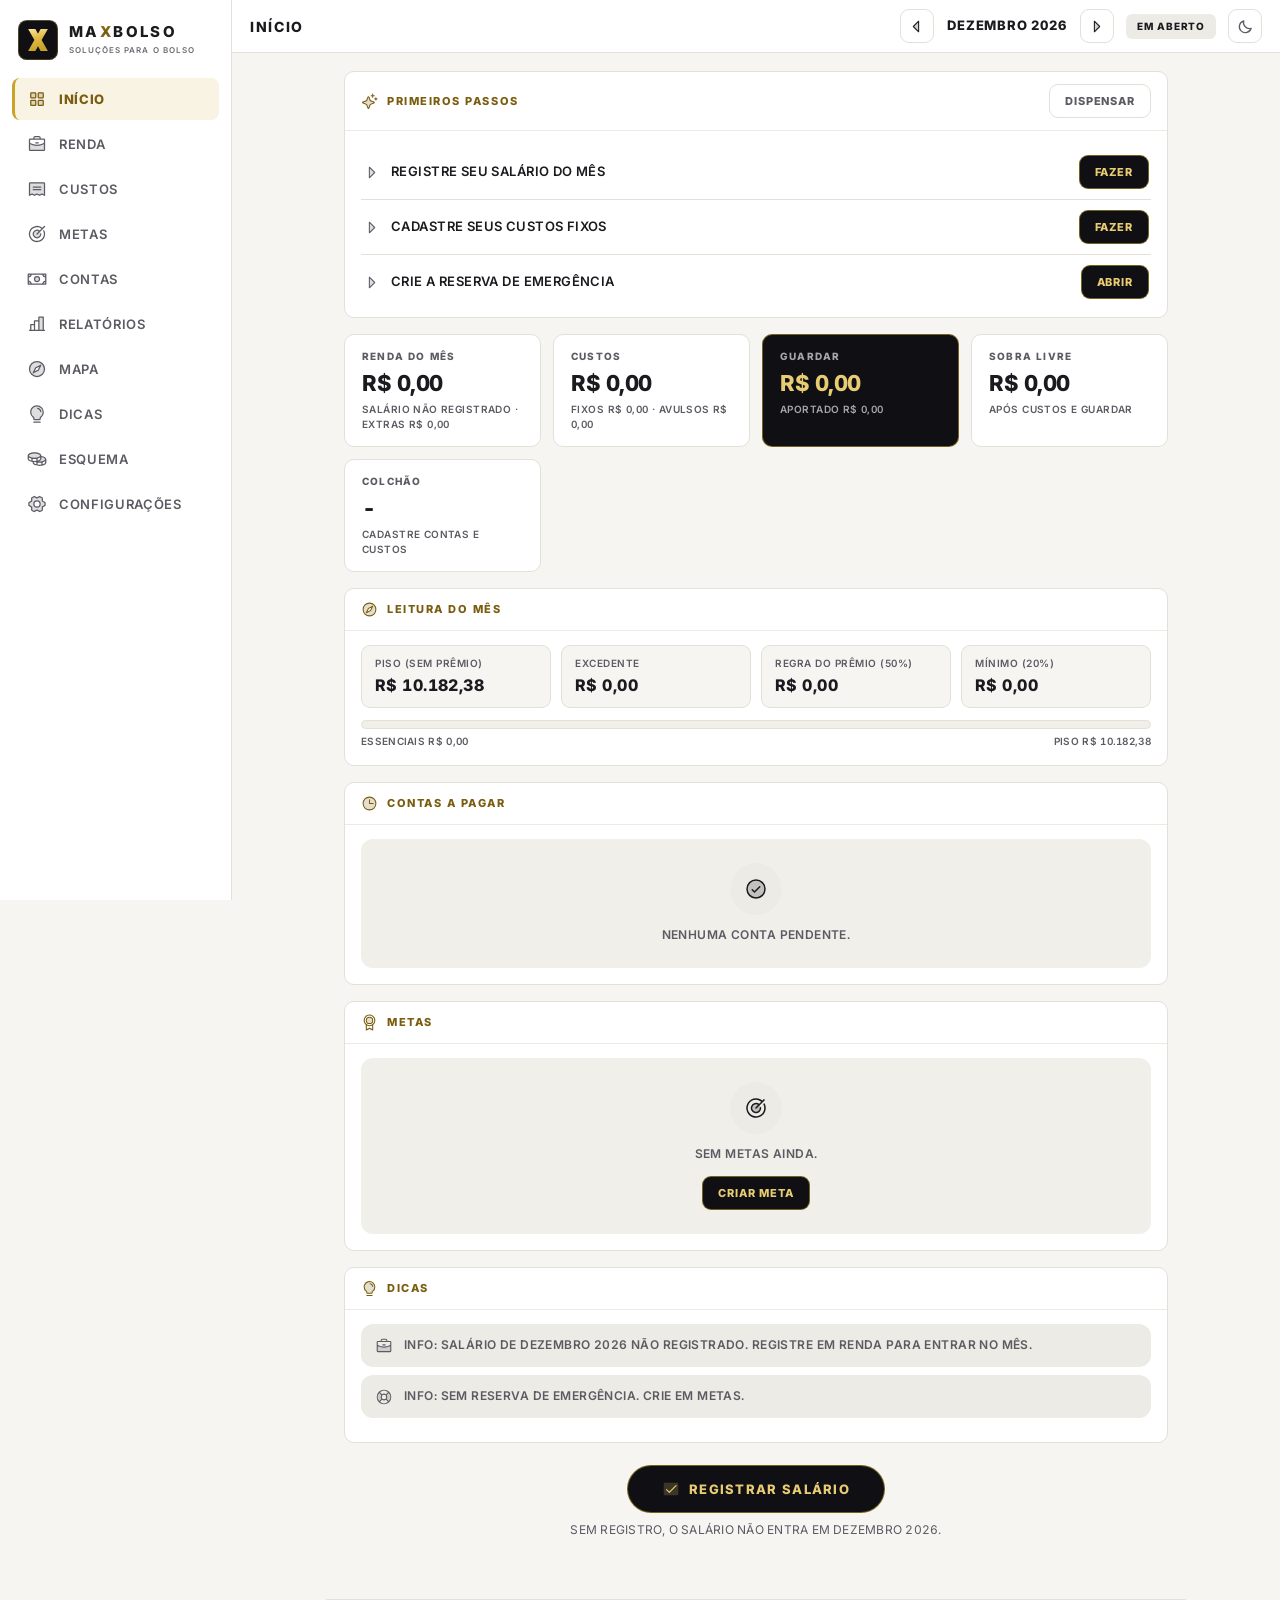
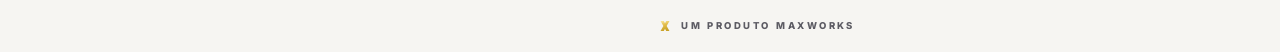
<file: index.html>
<!DOCTYPE html>
<html lang="pt-BR">
<head>
<meta charset="UTF-8">
<meta name="viewport" content="width=device-width, initial-scale=1.0, viewport-fit=cover">
<title>MaxBolso</title>
<meta name="description" content="App pessoal de finanças: salário, custos, metas e recomendações.">
<meta name="theme-color" content="#101014">
<link rel="manifest" href="manifest.webmanifest">
<link rel="icon" href="icons/favicon.svg?v=16" type="image/svg+xml">
<link rel="apple-touch-icon" href="icons/apple-touch-icon.png">
<meta name="apple-mobile-web-app-capable" content="yes">
<meta name="apple-mobile-web-app-status-bar-style" content="default">
<meta name="apple-mobile-web-app-title" content="MaxBolso">
<link rel="stylesheet" href="kit/maxworks-ui.css?v=16">
<link rel="stylesheet" href="app.css?v=16">
<script src="kit/maxworks-ui.js?v=16"></script>
</head>
<body>

<div class="layout">

<aside class="sidebar" id="sidebar">
  <div class="brand" id="brand-area"></div>
  <nav class="nav-lateral">
    <button data-tela="inicio" data-ic="layout-dashboard" class="ativo">Início</button>
    <button data-tela="renda" data-ic="briefcase">Renda</button>
    <button data-tela="custos" data-ic="receipt">Custos</button>
    <button data-tela="metas" data-ic="target">Metas</button>
    <button data-tela="contas" data-ic="banknote">Contas</button>
    <button data-tela="relatorios" data-ic="chart-column">Relatórios</button>
    <button data-tela="mapa" data-ic="compass">Mapa</button>
    <button data-tela="dicas" data-ic="lightbulb">Dicas</button>
    <button data-tela="esquema" data-ic="coins">Esquema</button>
    <button data-tela="config" data-ic="settings">Configurações</button>
  </nav>
</aside>
<div class="overlay" id="overlay"></div>

<div class="conteudo">
  <header class="topbar">
    <button id="btn-menu" class="icon-btn btn-menu" aria-label="Abrir menu" data-ic="menu"></button>
    <span class="titulo-tela" id="titulo-tela">Início</span>
    <div class="mes-nav">
      <button id="mes-prev" class="icon-btn" aria-label="Mês anterior" data-ic="chevron-left"></button>
      <span id="mes-label"></span>
      <button id="mes-next" class="icon-btn" aria-label="Próximo mês" data-ic="chevron-right"></button>
    </div>
    <span id="mes-status" class="badge"></span>
    <button id="btn-tema" class="icon-btn mx-tema" title="Modo claro ou escuro" aria-label="Alternar modo claro e escuro"></button>
  </header>

  <main id="main">
    <!-- ================= INÍCIO ================= -->
    <section id="tela-inicio" class="tela">
      <div id="painel-onboarding"></div>
      <div class="cards" id="cards-resumo"></div>
      <div id="painel-recomendacao" class="panel"></div>
      <div id="painel-contas" class="panel"></div>
      <div id="painel-metas-mini" class="panel"></div>
      <div id="painel-dicas-mini" class="panel"></div>
      <div class="gravar-area" id="gravar-area"></div>
    </section>

    <!-- ================= RENDA ================= -->
    <section id="tela-renda" class="tela" hidden>
      <div class="panel">
        <h2 data-ic="briefcase">Salário do mês</h2>
        <div class="form-grid" id="form-salario">
          <label>Base salarial
            <select id="sal-base">
              <option value="10000">R$ 10.000 - até 2 anos</option>
              <option value="12000">R$ 12.000 - 2 a 4 anos</option>
              <option value="14000">R$ 14.000 - 4 a 6 anos</option>
              <option value="16000">R$ 16.000 - 6 anos ou +</option>
            </select>
          </label>
          <label>% da meta
            <input type="number" id="sal-pct" min="0" max="200" step="1">
          </label>
        </div>
        <div id="sal-resumo" class="sal-resumo"></div>
        <div class="btn-row" id="sal-acao"></div>
      </div>
      <div class="panel">
        <div class="panel-head">
          <h2 data-ic="hand-coins">Outras rendas</h2>
          <button class="btn primary" id="btn-add-renda">Adicionar</button>
        </div>
        <ul class="lista" id="lista-rendas"></ul>
      </div>
      <div class="panel">
        <div class="panel-head">
          <h2 data-ic="download">Holerites</h2>
          <button class="btn primary" id="btn-import-holerite">Importar PDF</button>
        </div>
        <p class="soft">O app lê o PDF no aparelho e guarda só os dados. O arquivo não fica salvo.</p>
        <input type="file" id="file-holerite" accept="application/pdf" multiple hidden>
        <div class="form-grid" style="margin-bottom:12px"><label>Buscar
          <input type="search" id="busca-holerite" placeholder="ano, tipo ou valor"></label></div>
        <div id="lista-holerites"></div>
      </div>
    </section>

    <!-- ================= CUSTOS ================= -->
    <section id="tela-custos" class="tela" hidden>
      <div class="panel">
        <div class="panel-head">
          <h2 data-ic="repeat">Custos fixos</h2>
          <button class="btn primary" id="btn-add-fixo">Adicionar</button>
        </div>
        <p class="soft">Entram sozinhos todo mês.</p>
        <ul class="lista" id="lista-fixos"></ul>
      </div>
      <div class="panel">
        <div class="panel-head">
          <h2 data-ic="receipt">Gastos avulsos</h2>
          <div class="btn-row" style="margin:0">
            <button class="btn" id="btn-import-extrato">Importar extrato</button>
            <button class="btn primary" id="btn-add-gasto">Adicionar</button>
          </div>
        </div>
        <p class="soft">O extrato do banco (CSV ou OFX) vira gastos, com prévia. O arquivo não fica salvo.</p>
        <input type="file" id="file-extrato" accept=".ofx,.csv,.txt" hidden>
        <ul class="lista" id="lista-gastos"></ul>
      </div>
      <div class="panel">
        <h2 data-ic="target">Orçamento por categoria</h2>
        <div id="orcamentos"></div>
      </div>
    </section>

    <!-- ================= METAS ================= -->
    <section id="tela-metas" class="tela" hidden>
      <div class="panel">
        <div class="panel-head">
          <h2 data-ic="award">Metas</h2>
          <button class="btn primary" id="btn-add-meta">Nova meta</button>
        </div>
        <div id="lista-metas"></div>
      </div>
      <div class="panel">
        <h2 data-ic="piggy-bank">Aportes do mês</h2>
        <p class="soft">Somam nas metas quando você grava o mês.</p>
        <div id="aportes-mes"></div>
      </div>
    </section>

    <!-- ================= CONTAS ================= -->
    <section id="tela-contas" class="tela" hidden>
      <div class="cards" id="contas-total"></div>
      <div class="panel">
        <div class="panel-head">
          <h2 data-ic="banknote">Onde está seu dinheiro</h2>
          <button class="btn primary" id="btn-add-conta">Adicionar</button>
        </div>
        <p class="soft">Saldo atual de cada conta, caixinha ou corretora. Atualize quando quiser.</p>
        <div class="chips contas-grid" id="lista-contas"></div>
      </div>
    </section>

    <!-- ================= RELATÓRIOS ================= -->
    <section id="tela-relatorios" class="tela" hidden>
      <div class="panel">
        <h2 data-ic="chart-column">Renda × Custos por mês</h2>
        <div id="chart-renda-custos"></div>
        <details><summary>Ver como tabela</summary><div id="tabela-renda-custos" class="table-scroll"></div></details>
      </div>
      <div class="panel">
        <h2 data-ic="receipt">Custos por categoria - <span id="chart-cat-mes"></span></h2>
        <div id="chart-categorias"></div>
      </div>
      <div class="panel">
        <h2 data-ic="piggy-bank">Evolução do guardado</h2>
        <p class="soft">Total nas metas (reserva + investimentos + demais) a cada mês gravado.</p>
        <div id="chart-patrimonio"></div>
      </div>
      <div class="panel">
        <h2 data-ic="trending-up">Taxa de poupança</h2>
        <div id="chart-poupanca"></div>
      </div>
      <div id="painel-anos"></div>
      <div class="btn-row"><button class="btn" id="btn-csv-detalhado">Exportar planilha detalhada</button></div>
    </section>

    <!-- ================= MAPA ================= -->
    <section id="tela-mapa" class="tela" hidden>
      <div id="mapa-vazio"></div>
      <div class="panel" id="painel-mapa-ritmo">
        <div class="panel-head">
          <h2 data-ic="trending-up">Seu ritmo</h2>
          <div class="btn-row" id="mapa-filtros" style="margin:0"></div>
        </div>
        <div id="mapa-ritmo"></div>
      </div>
      <div class="panel" id="painel-mapa-projecao">
        <h2 data-ic="piggy-bank">Onde você chega</h2>
        <div id="mapa-projecao"></div>
      </div>
      <div class="panel" id="painel-mapa-13">
        <h2 data-ic="calendar-check">13º e férias</h2>
        <div id="mapa-13"></div>
      </div>
      <div class="panel" id="painel-mapa-metas">
        <h2 data-ic="target">Metas no ritmo atual</h2>
        <div id="mapa-metas"></div>
      </div>
      <div class="panel" id="painel-mapa-cenarios">
        <h2 data-ic="lightbulb">Cenários e cortes</h2>
        <div id="mapa-cenarios"></div>
      </div>
      <div class="panel" id="painel-mapa-anos">
        <h2 data-ic="calendar">Ano a ano (líquido real)</h2>
        <div id="mapa-anos"></div>
      </div>
    </section>

    <!-- ================= DICAS ================= -->
    <section id="tela-dicas" class="tela" hidden>
      <div class="panel">
        <h2 data-ic="lightbulb">Dicas do mês</h2>
        <div id="lista-dicas"></div>
      </div>
      <div class="panel">
        <h2 data-ic="tv">Assinaturas</h2>
        <div id="painel-assinaturas"></div>
      </div>
    </section>

    <!-- ================= ESQUEMA ================= -->
    <section id="tela-esquema" class="tela" hidden>
      <div class="panel">
        <h2 data-ic="briefcase">Faixas por tempo de função</h2>
        <div id="esquema-faixas"></div>
      </div>
      <div class="panel">
        <h2 data-ic="award">Prêmio por meta</h2>
        <div id="esquema-premios"></div>
      </div>
      <div class="panel">
        <h2 data-ic="coins">Líquido estimado por faixa</h2>
        <div id="esquema-liquido"></div>
      </div>
      <div class="panel">
        <h2 data-ic="lightbulb">Regras do esquema</h2>
        <div id="esquema-regras"></div>
      </div>
    </section>

    <!-- ================= CONFIG ================= -->
    <section id="tela-config" class="tela" hidden>
      <div class="panel">
        <h2 data-ic="compass">Motor de recomendação</h2>
        <div class="form-grid">
          <label>Mínimo a guardar (% da renda)
          <input type="number" id="cfg-minimo" min="0" max="100" step="1"></label>
          <label>% do prêmio (reserva incompleta)
          <input type="number" id="cfg-premio1" min="0" max="100" step="1"></label>
          <label>% do prêmio (reserva completa)
          <input type="number" id="cfg-premio2" min="0" max="100" step="1"></label>
          <label>Reserva (meses de essenciais)
          <input type="number" id="cfg-reserva-meses" min="1" max="24" step="1"></label>
          <label>Outros descontos da folha (R$)
          <input type="number" id="cfg-desc-folha" min="0" step="0.01"></label>
        </div>
        <details class="como-funciona">
          <summary>Como o cálculo funciona</summary>
          <ol>
            <li><strong>Piso</strong> = salário líquido sem prêmio (pior cenário).</li>
            <li>Custos essenciais devem caber no piso.</li>
            <li>Guardar o maior entre: % mínima da renda e % do que passar do piso.</li>
            <li>Reserva de emergência vem antes das outras metas.</li>
          </ol>
        </details>
      </div>
      <div class="panel">
        <div class="panel-head">
          <h2 data-ic="package">Categorias</h2>
          <button class="btn primary" id="btn-add-cat">Nova categoria</button>
        </div>
        <div id="lista-categorias"></div>
      </div>
      <div class="panel">
        <h2 data-ic="download">Backup</h2>
        <p class="soft">Dados só neste aparelho. Exporte para levar a outro.</p>
        <div class="btn-row">
          <button class="btn" id="btn-export">Exportar backup</button>
          <button class="btn" id="btn-import">Importar backup</button>
          <button class="btn" id="btn-csv">Exportar planilha (CSV)</button>
          <button class="btn" id="btn-guardiao">Pasta do guardião</button>
          <input type="file" id="file-import" accept="application/json" hidden>
          <button class="btn danger" id="btn-reset">Zerar tudo</button>
        </div>
        <p class="soft" id="guardiao-status" style="margin-top:10px"></p>
      </div>
      <div class="panel">
        <h2 data-ic="bell">Avisos</h2>
        <p class="soft">Avisa das contas com lembrete perto do vencimento, ao abrir o app.</p>
        <div class="btn-row"><button class="btn" id="btn-avisos">Ativar avisos</button></div>
      </div>
    </section>
  </main>

  <footer id="rodape-marca"></footer>
</div>
</div>

<!-- ================= DIALOGS ================= -->
<dialog id="dlg-item">
  <form method="dialog" id="dlg-form">
    <h3 id="dlg-titulo"></h3>
    <div id="dlg-campos" class="form-grid"></div>
    <div class="btn-row">
      <button value="cancel" class="btn" formnovalidate>Cancelar</button>
      <button value="ok" class="btn primary" id="dlg-ok">Salvar</button>
    </div>
  </form>
</dialog>

<div id="chart-tooltip" class="chart-tooltip" hidden></div>
<div id="toast" class="toast" hidden></div>

<script src="icons.js?v=16"></script>
<script src="holerite.js?v=16"></script>
<script src="extrato.js?v=16"></script>
<script src="app.js?v=16"></script>
</body>
</html>
</file>
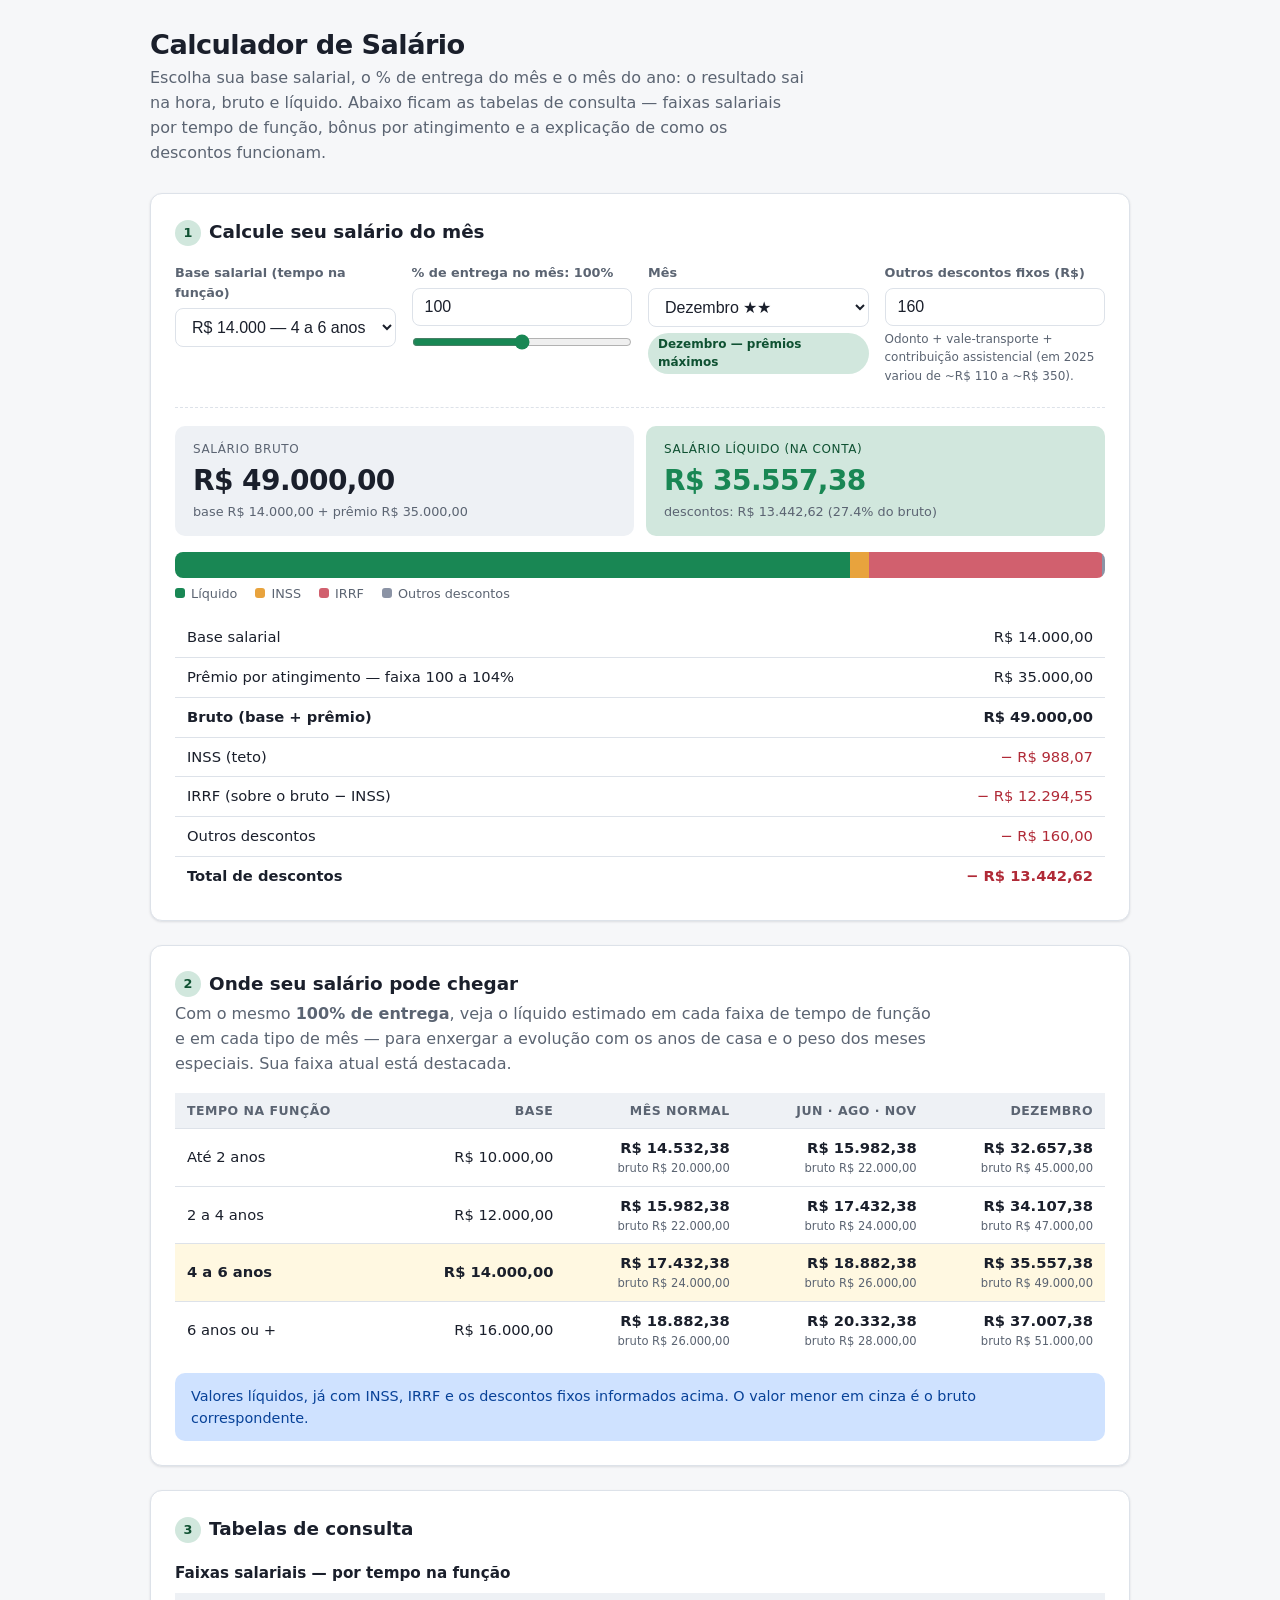
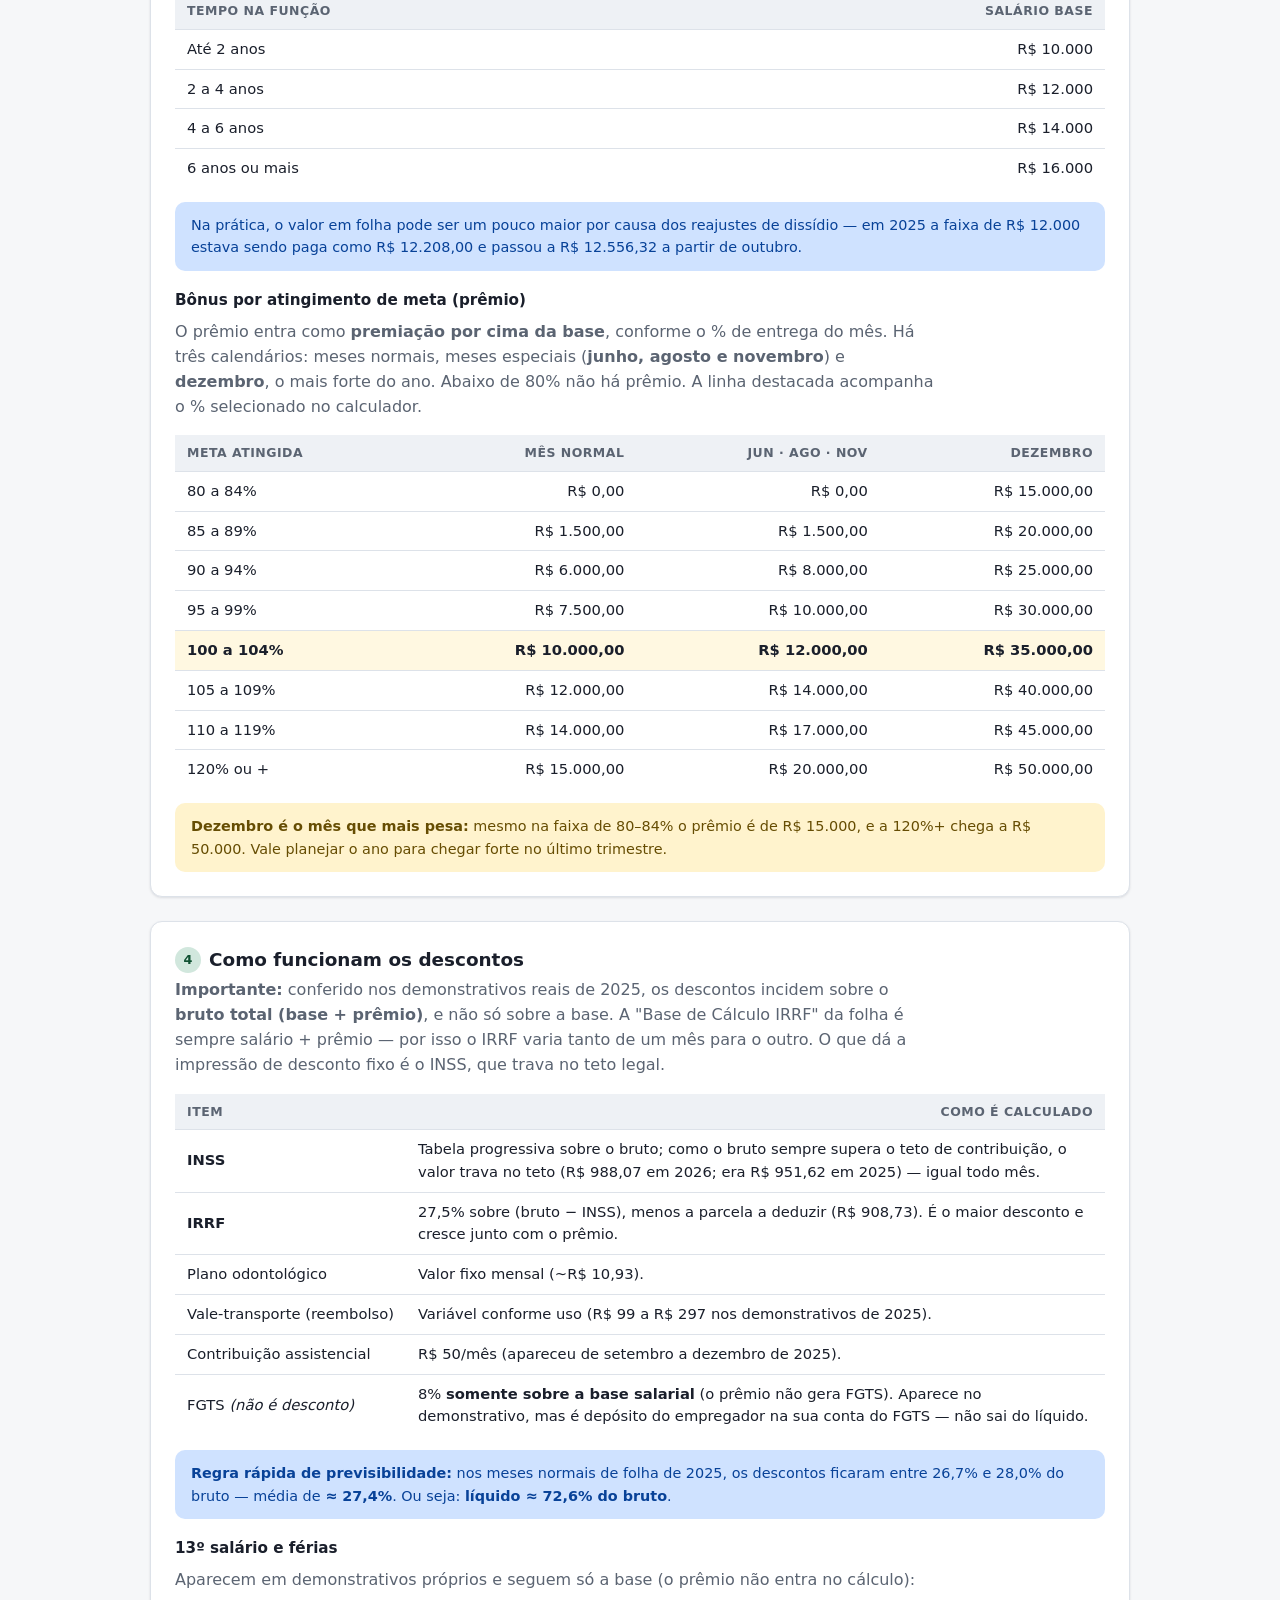
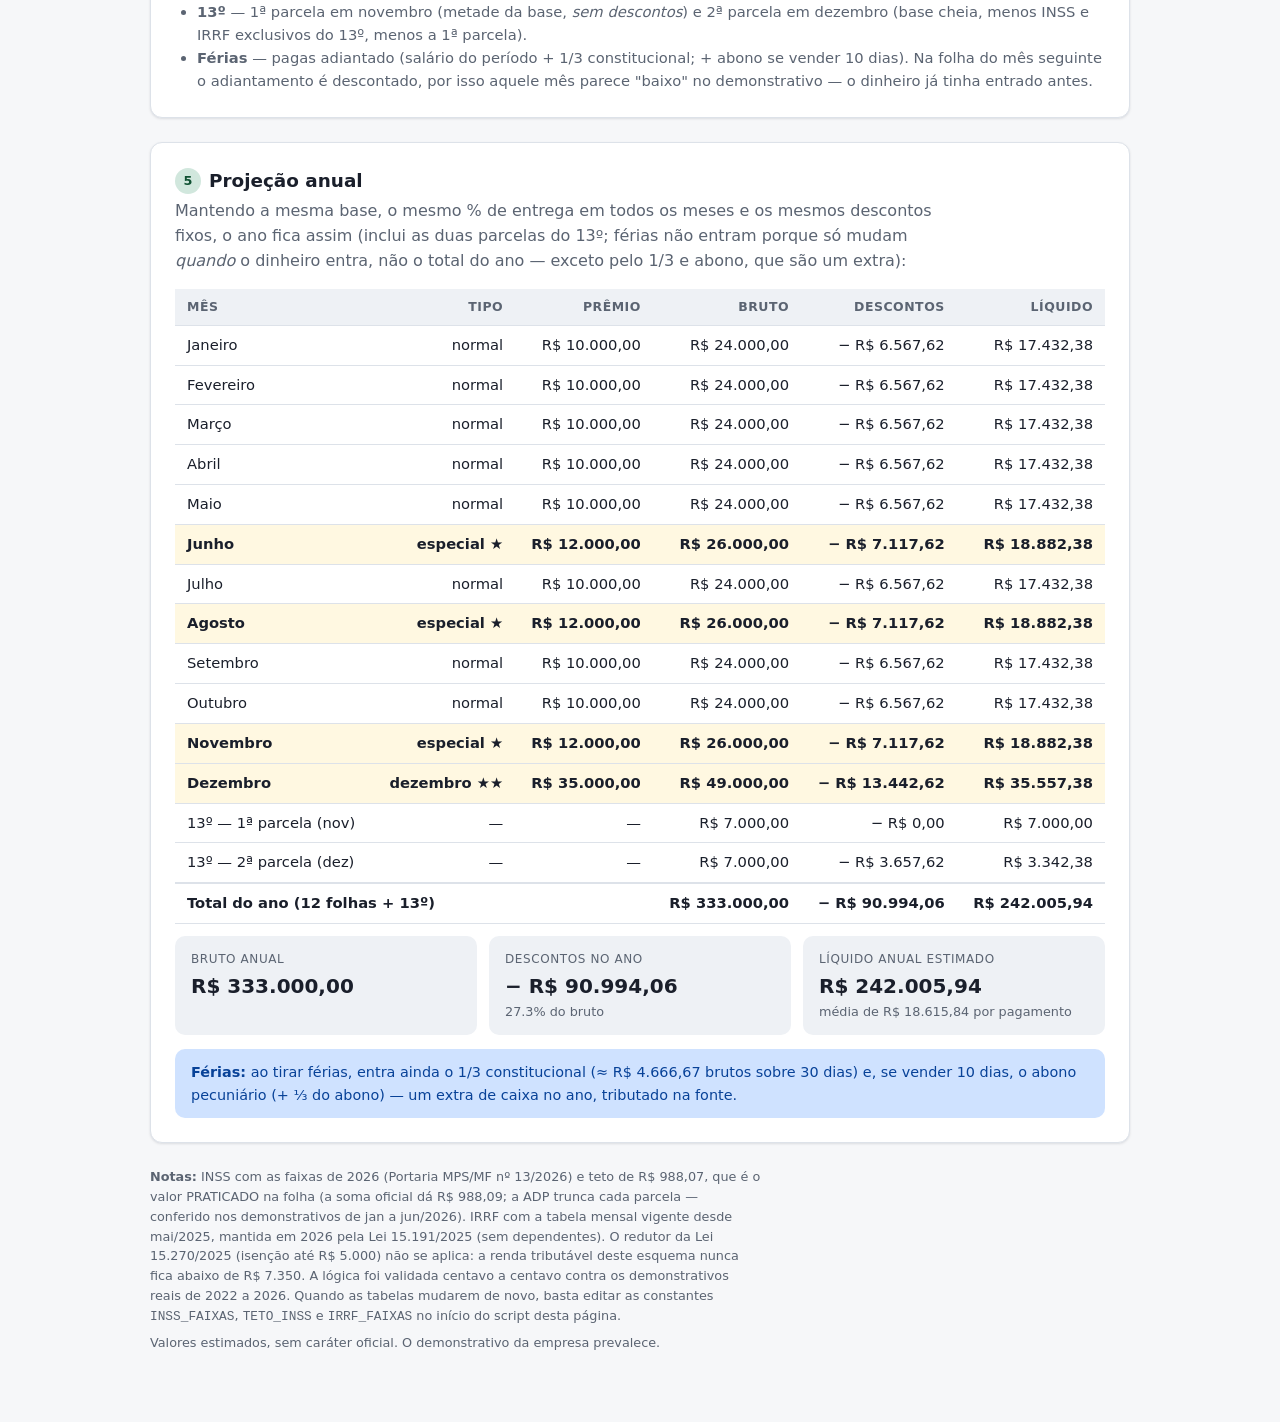
<file: calculadora-salario.html>
<!DOCTYPE html>
<html lang="pt-BR">
<head>
<meta charset="UTF-8">
<meta name="viewport" content="width=device-width, initial-scale=1.0">
<title>Calculador de Salário — Fixo + Variável</title>
<style>
  :root {
    --bg: #f6f7f9;
    --surface: #ffffff;
    --surface-2: #eef1f5;
    --text: #1a1f2b;
    --text-soft: #5b6472;
    --border: #dde2e9;
    --accent: #0f5132;
    --accent-soft: #d1e7dd;
    --accent-strong: #198754;
    --warn-bg: #fff3cd;
    --warn-text: #664d03;
    --info-bg: #cfe2ff;
    --info-text: #084298;
    --danger: #b02a37;
    --highlight: #fff8e1;
    --radius: 12px;
    --shadow: 0 1px 3px rgba(16, 24, 40, .08), 0 1px 2px rgba(16, 24, 40, .04);
  }
  @media (prefers-color-scheme: dark) {
    :root {
      --bg: #12151c;
      --surface: #1c212b;
      --surface-2: #242b38;
      --text: #e8ebf0;
      --text-soft: #9aa4b2;
      --border: #323a48;
      --accent: #7ee2b8;
      --accent-soft: #14352a;
      --accent-strong: #34c98e;
      --warn-bg: #3a3423;
      --warn-text: #ffe08a;
      --info-bg: #1d2f4a;
      --info-text: #9ec5fe;
      --danger: #f17381;
      --highlight: #34301c;
      --shadow: 0 1px 3px rgba(0, 0, 0, .4);
    }
  }
  * { box-sizing: border-box; margin: 0; padding: 0; }
  body {
    font-family: "Segoe UI", system-ui, -apple-system, sans-serif;
    background: var(--bg);
    color: var(--text);
    line-height: 1.55;
    padding: 24px 16px 64px;
  }
  .wrap { max-width: 980px; margin: 0 auto; }
  header.page { margin-bottom: 28px; }
  header.page h1 { font-size: 1.7rem; letter-spacing: -.02em; }
  header.page p { color: var(--text-soft); max-width: 65ch; }

  section {
    background: var(--surface);
    border: 1px solid var(--border);
    border-radius: var(--radius);
    box-shadow: var(--shadow);
    padding: 24px;
    margin-bottom: 24px;
  }
  section > h2 {
    font-size: 1.15rem;
    margin-bottom: 4px;
    display: flex; align-items: center; gap: 8px;
  }
  section > h2 .step {
    background: var(--accent-soft); color: var(--accent);
    border-radius: 999px; font-size: .8rem; font-weight: 700;
    width: 26px; height: 26px; display: inline-flex;
    align-items: center; justify-content: center; flex: none;
  }
  section > p.lead { color: var(--text-soft); margin-bottom: 16px; max-width: 75ch; }
  h3 { font-size: .95rem; margin: 18px 0 8px; }

  table { width: 100%; border-collapse: collapse; font-size: .92rem; }
  .table-scroll { overflow-x: auto; }
  th, td { padding: 8px 12px; text-align: right; border-bottom: 1px solid var(--border); white-space: nowrap; }
  th:first-child, td:first-child { text-align: left; }
  thead th { background: var(--surface-2); font-size: .78rem; text-transform: uppercase; letter-spacing: .04em; color: var(--text-soft); }
  tbody tr:last-child td { border-bottom: none; }
  tr.active-row td { background: var(--highlight); font-weight: 600; }
  tfoot td { font-weight: 700; border-top: 2px solid var(--border); }
  td .mini { display: block; font-size: .72rem; font-weight: 400; color: var(--text-soft); }

  .callout { border-radius: 10px; padding: 12px 16px; font-size: .9rem; margin: 14px 0 0; }
  .callout.info { background: var(--info-bg); color: var(--info-text); }
  .callout.warn { background: var(--warn-bg); color: var(--warn-text); }
  .callout strong { font-weight: 700; }

  .cards { display: grid; grid-template-columns: repeat(auto-fit, minmax(200px, 1fr)); gap: 12px; margin-top: 12px; }
  .card { background: var(--surface-2); border-radius: 10px; padding: 14px 16px; }
  .card .label { font-size: .75rem; text-transform: uppercase; letter-spacing: .05em; color: var(--text-soft); }
  .card .value { font-size: 1.25rem; font-weight: 700; margin-top: 2px; }
  .card .sub { font-size: .8rem; color: var(--text-soft); }

  /* ---- formulário ---- */
  .controls { display: grid; grid-template-columns: repeat(auto-fit, minmax(210px, 1fr)); gap: 16px; margin-top: 16px; }
  .field label { display: block; font-size: .8rem; font-weight: 600; color: var(--text-soft); margin-bottom: 5px; }
  .field select, .field input[type="number"] {
    width: 100%; padding: 9px 12px; font-size: 1rem;
    border: 1px solid var(--border); border-radius: 8px;
    background: var(--surface); color: var(--text);
  }
  .field input[type="range"] { width: 100%; margin-top: 8px; accent-color: var(--accent-strong); }
  .field .hint { font-size: .75rem; color: var(--text-soft); margin-top: 4px; }
  .tipo-mes-badge {
    display: inline-block; margin-top: 6px; padding: 2px 10px;
    border-radius: 999px; font-size: .75rem; font-weight: 700;
    background: var(--accent-soft); color: var(--accent);
  }

  /* ---- resultado ---- */
  .resultado { margin-top: 22px; border-top: 1px dashed var(--border); padding-top: 18px; }
  .resultado-hero {
    display: grid; grid-template-columns: repeat(auto-fit, minmax(220px, 1fr));
    gap: 12px; margin-bottom: 16px;
  }
  .hero-box { border-radius: 10px; padding: 14px 18px; background: var(--surface-2); }
  .hero-box.liq { background: var(--accent-soft); }
  .hero-box .label { font-size: .75rem; text-transform: uppercase; letter-spacing: .05em; color: var(--text-soft); }
  .hero-box.liq .label { color: var(--accent); }
  .hero-box .value { font-size: 1.75rem; font-weight: 800; letter-spacing: -.02em; }
  .hero-box.liq .value { color: var(--accent-strong); }
  .hero-box .sub { font-size: .8rem; color: var(--text-soft); }

  .comp-bar { display: flex; height: 26px; border-radius: 8px; overflow: hidden; margin: 8px 0 6px; }
  .comp-bar div { min-width: 0; }
  .comp-bar .seg-liq { background: var(--accent-strong); }
  .comp-bar .seg-inss { background: #e8a33d; }
  .comp-bar .seg-irrf { background: #d1606e; }
  .comp-bar .seg-outros { background: #8b93a5; }
  .legend { display: flex; flex-wrap: wrap; gap: 6px 18px; font-size: .8rem; color: var(--text-soft); margin-bottom: 14px; }
  .legend span::before { content: ""; display: inline-block; width: 10px; height: 10px; border-radius: 3px; margin-right: 6px; }
  .legend .l-liq::before { background: var(--accent-strong); }
  .legend .l-inss::before { background: #e8a33d; }
  .legend .l-irrf::before { background: #d1606e; }
  .legend .l-outros::before { background: #8b93a5; }

  footer.page { color: var(--text-soft); font-size: .8rem; max-width: 75ch; }
  footer.page p { margin-bottom: 6px; }
  @media (max-width: 560px) {
    section { padding: 16px; }
    .hero-box .value { font-size: 1.4rem; }
  }
</style>
</head>
<body>
<div class="wrap">

<header class="page">
  <h1>Calculador de Salário</h1>
  <p>Escolha sua base salarial, o % de entrega do mês e o mês do ano: o resultado sai na hora,
     bruto e líquido. Abaixo ficam as tabelas de consulta — faixas salariais por tempo de função,
     bônus por atingimento e a explicação de como os descontos funcionam.</p>
</header>

<!-- ============ 1. CALCULADOR ============ -->
<section>
  <h2><span class="step">1</span> Calcule seu salário do mês</h2>
  <div class="controls">
    <div class="field">
      <label for="inp-base">Base salarial (tempo na função)</label>
      <select id="inp-base">
        <option value="10000">R$ 10.000 — até 2 anos</option>
        <option value="12000">R$ 12.000 — 2 a 4 anos</option>
        <option value="14000" selected>R$ 14.000 — 4 a 6 anos</option>
        <option value="16000">R$ 16.000 — 6 anos ou +</option>
      </select>
    </div>
    <div class="field">
      <label for="inp-meta">% de entrega no mês: <span id="meta-view">100%</span></label>
      <input type="number" id="inp-meta" min="0" max="200" step="1" value="100">
      <input type="range" id="inp-meta-range" min="60" max="140" step="1" value="100">
    </div>
    <div class="field">
      <label for="inp-mes">Mês</label>
      <select id="inp-mes"></select>
      <span class="tipo-mes-badge" id="badge-tipo"></span>
    </div>
    <div class="field">
      <label for="inp-outros">Outros descontos fixos (R$)</label>
      <input type="number" id="inp-outros" min="0" step="0.01" value="160">
      <div class="hint">Odonto + vale-transporte + contribuição assistencial (em 2025 variou de ~R$ 110 a ~R$ 350).</div>
    </div>
  </div>

  <div class="resultado">
    <div class="resultado-hero">
      <div class="hero-box">
        <div class="label">Salário bruto</div>
        <div class="value" id="out-bruto">—</div>
        <div class="sub" id="out-bruto-sub">—</div>
      </div>
      <div class="hero-box liq">
        <div class="label">Salário líquido (na conta)</div>
        <div class="value" id="out-liquido">—</div>
        <div class="sub" id="out-pct">—</div>
      </div>
    </div>
    <div class="comp-bar" id="comp-bar" title="Composição do bruto"></div>
    <div class="legend">
      <span class="l-liq">Líquido</span>
      <span class="l-inss">INSS</span>
      <span class="l-irrf">IRRF</span>
      <span class="l-outros">Outros descontos</span>
    </div>
    <div class="table-scroll">
    <table>
      <tbody>
        <tr><td>Base salarial</td><td id="out-fixo"></td></tr>
        <tr><td>Prêmio por atingimento — <span id="out-faixa"></span></td><td id="out-premio"></td></tr>
        <tr><td><strong>Bruto (base + prêmio)</strong></td><td id="out-bruto2" style="font-weight:700"></td></tr>
        <tr><td>INSS (teto)</td><td id="out-inss" style="color:var(--danger)"></td></tr>
        <tr><td>IRRF (sobre o bruto − INSS)</td><td id="out-irrf" style="color:var(--danger)"></td></tr>
        <tr><td>Outros descontos</td><td id="out-outros" style="color:var(--danger)"></td></tr>
        <tr><td><strong>Total de descontos</strong></td><td id="out-desc" style="color:var(--danger);font-weight:700"></td></tr>
      </tbody>
    </table>
    </div>
  </div>
</section>

<!-- ============ 2. EVOLUÇÃO ============ -->
<section>
  <h2><span class="step">2</span> Onde seu salário pode chegar</h2>
  <p class="lead">Com o mesmo <strong><span id="evo-meta">100%</span> de entrega</strong>, veja o
     líquido estimado em cada faixa de tempo de função e em cada tipo de mês — para enxergar a
     evolução com os anos de casa e o peso dos meses especiais. Sua faixa atual está destacada.</p>
  <div class="table-scroll">
  <table id="tabela-evolucao">
    <thead>
      <tr><th>Tempo na função</th><th>Base</th><th>Mês normal</th><th>Jun · Ago · Nov</th><th>Dezembro</th></tr>
    </thead>
    <tbody><!-- preenchido via JS --></tbody>
  </table>
  </div>
  <div class="callout info">Valores líquidos, já com INSS, IRRF e os descontos fixos informados acima.
     O valor menor em cinza é o bruto correspondente.</div>
</section>

<!-- ============ 3. TABELAS DE CONSULTA ============ -->
<section>
  <h2><span class="step">3</span> Tabelas de consulta</h2>

  <h3>Faixas salariais — por tempo na função</h3>
  <div class="table-scroll">
  <table>
    <thead><tr><th>Tempo na função</th><th>Salário base</th></tr></thead>
    <tbody>
      <tr><td>Até 2 anos</td><td>R$ 10.000</td></tr>
      <tr><td>2 a 4 anos</td><td>R$ 12.000</td></tr>
      <tr><td>4 a 6 anos</td><td>R$ 14.000</td></tr>
      <tr><td>6 anos ou mais</td><td>R$ 16.000</td></tr>
    </tbody>
  </table>
  </div>
  <div class="callout info">Na prática, o valor em folha pode ser um pouco maior por causa dos
     reajustes de dissídio — em 2025 a faixa de R$ 12.000 estava sendo paga como R$ 12.208,00 e
     passou a R$ 12.556,32 a partir de outubro.</div>

  <h3>Bônus por atingimento de meta (prêmio)</h3>
  <p class="lead">O prêmio entra como <strong>premiação por cima da base</strong>, conforme o % de
     entrega do mês. Há três calendários: meses normais, meses especiais
     (<strong>junho, agosto e novembro</strong>) e <strong>dezembro</strong>, o mais forte do ano.
     Abaixo de 80% não há prêmio. A linha destacada acompanha o % selecionado no calculador.</p>
  <div class="table-scroll">
  <table id="tabela-faixas">
    <thead>
      <tr>
        <th>Meta atingida</th>
        <th>Mês normal</th>
        <th>Jun · Ago · Nov</th>
        <th>Dezembro</th>
      </tr>
    </thead>
    <tbody><!-- preenchido via JS --></tbody>
  </table>
  </div>
  <div class="callout warn"><strong>Dezembro é o mês que mais pesa:</strong> mesmo na faixa de
     80–84% o prêmio é de R$ 15.000, e a 120%+ chega a R$ 50.000. Vale planejar o ano para chegar
     forte no último trimestre.</div>
</section>

<!-- ============ 4. COMO FUNCIONAM OS DESCONTOS ============ -->
<section>
  <h2><span class="step">4</span> Como funcionam os descontos</h2>
  <p class="lead"><strong>Importante:</strong> conferido nos demonstrativos reais de 2025, os
     descontos incidem sobre o <strong>bruto total (base + prêmio)</strong>, e não só sobre a base.
     A "Base de Cálculo IRRF" da folha é sempre salário + prêmio — por isso o IRRF varia tanto de um
     mês para o outro. O que dá a impressão de desconto fixo é o INSS, que trava no teto legal.</p>
  <div class="table-scroll">
  <table>
    <thead><tr><th>Item</th><th>Como é calculado</th></tr></thead>
    <tbody>
      <tr><td><strong>INSS</strong></td><td style="white-space:normal;text-align:left">Tabela progressiva sobre o bruto; como o bruto sempre supera o teto de contribuição, o valor trava no teto (R$ 988,07 em 2026; era R$ 951,62 em 2025) — igual todo mês.</td></tr>
      <tr><td><strong>IRRF</strong></td><td style="white-space:normal;text-align:left">27,5% sobre (bruto − INSS), menos a parcela a deduzir (R$ 908,73). É o maior desconto e cresce junto com o prêmio.</td></tr>
      <tr><td>Plano odontológico</td><td style="white-space:normal;text-align:left">Valor fixo mensal (~R$ 10,93).</td></tr>
      <tr><td>Vale-transporte (reembolso)</td><td style="white-space:normal;text-align:left">Variável conforme uso (R$ 99 a R$ 297 nos demonstrativos de 2025).</td></tr>
      <tr><td>Contribuição assistencial</td><td style="white-space:normal;text-align:left">R$ 50/mês (apareceu de setembro a dezembro de 2025).</td></tr>
      <tr><td>FGTS <em>(não é desconto)</em></td><td style="white-space:normal;text-align:left">8% <strong>somente sobre a base salarial</strong> (o prêmio não gera FGTS). Aparece no demonstrativo, mas é depósito do empregador na sua conta do FGTS — não sai do líquido.</td></tr>
    </tbody>
  </table>
  </div>
  <div class="callout info"><strong>Regra rápida de previsibilidade:</strong> nos meses normais de
     folha de 2025, os descontos ficaram entre 26,7% e 28,0% do bruto — média de
     <strong>≈ 27,4%</strong>. Ou seja: <strong>líquido ≈ 72,6% do bruto</strong>.</div>

  <h3>13º salário e férias</h3>
  <p class="lead" style="margin-bottom:8px">Aparecem em demonstrativos próprios e seguem só a base (o prêmio não entra no cálculo):</p>
  <ul style="padding-left: 22px; font-size: .92rem; color: var(--text-soft)">
    <li><strong>13º</strong> — 1ª parcela em novembro (metade da base, <em>sem descontos</em>) e
        2ª parcela em dezembro (base cheia, menos INSS e IRRF exclusivos do 13º, menos a 1ª parcela).</li>
    <li><strong>Férias</strong> — pagas adiantado (salário do período + 1/3 constitucional; + abono se vender
        10 dias). Na folha do mês seguinte o adiantamento é descontado, por isso aquele mês parece "baixo" no
        demonstrativo — o dinheiro já tinha entrado antes.</li>
  </ul>
</section>

<!-- ============ 5. PROJEÇÃO ANUAL ============ -->
<section>
  <h2><span class="step">5</span> Projeção anual</h2>
  <p class="lead">Mantendo a mesma base, o mesmo % de entrega em todos os meses e os mesmos
     descontos fixos, o ano fica assim (inclui as duas parcelas do 13º; férias não entram porque só
     mudam <em>quando</em> o dinheiro entra, não o total do ano — exceto pelo 1/3 e abono, que são um extra):</p>
  <div class="table-scroll">
  <table id="tabela-projecao">
    <thead>
      <tr><th>Mês</th><th>Tipo</th><th>Prêmio</th><th>Bruto</th><th>Descontos</th><th>Líquido</th></tr>
    </thead>
    <tbody></tbody>
    <tfoot></tfoot>
  </table>
  </div>
  <div class="cards" id="cards-anuais"></div>
  <div class="callout info" id="callout-ferias"></div>
</section>

<footer class="page">
  <p><strong>Notas:</strong> INSS com as faixas de 2026 (Portaria MPS/MF nº 13/2026) e teto de
     R$ 988,07, que é o valor PRATICADO na folha (a soma oficial dá R$ 988,09; a ADP trunca cada
     parcela — conferido nos demonstrativos de jan a jun/2026). IRRF com a tabela mensal vigente
     desde mai/2025, mantida em 2026 pela Lei 15.191/2025 (sem dependentes). O redutor da Lei
     15.270/2025 (isenção até R$ 5.000) não se aplica: a renda tributável deste esquema nunca fica
     abaixo de R$ 7.350. A lógica foi validada centavo a centavo contra os demonstrativos reais de
     2022 a 2026. Quando as tabelas mudarem de novo, basta editar as constantes
     <code>INSS_FAIXAS</code>, <code>TETO_INSS</code> e <code>IRRF_FAIXAS</code>
     no início do script desta página.</p>
  <p>Valores estimados, sem caráter oficial. O demonstrativo da empresa prevalece.</p>
</footer>

</div>

<script>
"use strict";

/* ================= TABELAS EDITÁVEIS (vigência 2026) ================= */
const INSS_FAIXAS = [          // tabela progressiva do INSS (Portaria MPS/MF nº 13/2026)
  { ate: 1621.00, aliq: 0.075 },
  { ate: 2902.84, aliq: 0.09  },
  { ate: 4354.27, aliq: 0.12  },
  { ate: 8475.55, aliq: 0.14  },
];
const TETO_INSS = 988.07;      // teto praticado na folha 2026 (oficial: 988,09; a ADP trunca cada parcela)

const IRRF_FAIXAS = [          // tabela mensal desde mai/2025, mantida em 2026 (Lei 15.191/2025)
  { ate: 2428.80, aliq: 0,     deduz: 0      },
  { ate: 2826.65, aliq: 0.075, deduz: 182.16 },
  { ate: 3751.05, aliq: 0.15,  deduz: 394.16 },
  { ate: 4664.68, aliq: 0.225, deduz: 675.49 },
  { ate: Infinity, aliq: 0.275, deduz: 908.73 },
];

/* prêmio por faixa de meta: mês normal | jun/ago/nov | dezembro */
const FAIXAS_META = [
  { min: 80,  label: "80 a 84%",   normal: 0,     especial: 0,     dezembro: 15000 },
  { min: 85,  label: "85 a 89%",   normal: 1500,  especial: 1500,  dezembro: 20000 },
  { min: 90,  label: "90 a 94%",   normal: 6000,  especial: 8000,  dezembro: 25000 },
  { min: 95,  label: "95 a 99%",   normal: 7500,  especial: 10000, dezembro: 30000 },
  { min: 100, label: "100 a 104%", normal: 10000, especial: 12000, dezembro: 35000 },
  { min: 105, label: "105 a 109%", normal: 12000, especial: 14000, dezembro: 40000 },
  { min: 110, label: "110 a 119%", normal: 14000, especial: 17000, dezembro: 45000 },
  { min: 120, label: "120% ou +",  normal: 15000, especial: 20000, dezembro: 50000 },
];

const BASES = [
  { fixo: 10000, label: "Até 2 anos" },
  { fixo: 12000, label: "2 a 4 anos" },
  { fixo: 14000, label: "4 a 6 anos" },
  { fixo: 16000, label: "6 anos ou +" },
];

const MESES = ["Janeiro","Fevereiro","Março","Abril","Maio","Junho","Julho",
               "Agosto","Setembro","Outubro","Novembro","Dezembro"];
const MESES_ESPECIAIS = [6, 8, 11];  // junho, agosto, novembro

/* ================= CÁLCULOS ================= */
const round2 = v => Math.round(v * 100) / 100;
const brl = new Intl.NumberFormat("pt-BR", { style: "currency", currency: "BRL" });

function calcINSS(bruto) {
  let inss = 0, piso = 0;
  for (const f of INSS_FAIXAS) {
    const parcela = Math.min(bruto, f.ate) - piso;
    if (parcela <= 0) break;
    inss += parcela * f.aliq;
    piso = f.ate;
  }
  return Math.min(round2(inss), TETO_INSS);
}

function calcIRRF(base) {
  const f = IRRF_FAIXAS.find(f => base <= f.ate);
  return Math.max(0, round2(base * f.aliq - f.deduz));
}

function tipoDoMes(mes) {           // mes: 1-12
  if (mes === 12) return "dezembro";
  if (MESES_ESPECIAIS.includes(mes)) return "especial";
  return "normal";
}

function faixaDaMeta(pct) {
  let atual = null;
  for (const f of FAIXAS_META) if (pct >= f.min) atual = f;
  return atual;                     // null se < 80%
}

function calculaTipo(fixo, pctMeta, tipo, outros) {
  const faixa = faixaDaMeta(pctMeta);
  const premio = faixa ? faixa[tipo] : 0;
  const bruto = fixo + premio;
  const inss = calcINSS(bruto);
  const irrf = calcIRRF(bruto - inss);
  const desc = round2(inss + irrf + outros);
  return { faixa, premio, bruto, inss, irrf, outros, desc, liquido: round2(bruto - desc) };
}

function calculaMes(fixo, pctMeta, mes, outros) {
  const tipo = tipoDoMes(mes);
  return Object.assign({ tipo }, calculaTipo(fixo, pctMeta, tipo, outros));
}

function calcula13(fixo) {          // prêmio não integra o 13º
  const inss = calcINSS(fixo);
  const irrf = calcIRRF(fixo - inss);
  const parcela1 = round2(fixo / 2);              // novembro, sem descontos
  const parcela2 = round2(fixo - inss - irrf - parcela1); // dezembro
  return { parcela1, parcela2, inss, irrf, liquidoTotal: round2(parcela1 + parcela2) };
}

/* ================= UI ================= */
const $ = id => document.getElementById(id);
const inpBase = $("inp-base"), inpMes = $("inp-mes"), inpMeta = $("inp-meta"),
      inpMetaRange = $("inp-meta-range"), inpOutros = $("inp-outros");

/* tabela de faixas de prêmio */
(function montaTabelaFaixas() {
  const tb = document.querySelector("#tabela-faixas tbody");
  tb.innerHTML = FAIXAS_META.map(f =>
    `<tr data-min="${f.min}"><td>${f.label}</td><td>${brl.format(f.normal)}</td>` +
    `<td>${brl.format(f.especial)}</td><td>${brl.format(f.dezembro)}</td></tr>`).join("");
})();

/* select de meses */
inpMes.innerHTML = MESES.map((m, i) => {
  const t = tipoDoMes(i + 1);
  const tag = t === "dezembro" ? " ★★" : t === "especial" ? " ★" : "";
  return `<option value="${i + 1}">${m}${tag}</option>`;
}).join("");
inpMes.value = String(new Date().getMonth() + 1);

function atualiza() {
  const fixo = Number(inpBase.value);
  const mes = Number(inpMes.value);
  const pct = Number(inpMeta.value) || 0;
  const outros = Number(inpOutros.value) || 0;

  $("meta-view").textContent = pct + "%";
  $("evo-meta").textContent = pct + "%";
  if (pct >= Number(inpMetaRange.min) && pct <= Number(inpMetaRange.max)) inpMetaRange.value = pct;

  const r = calculaMes(fixo, pct, mes, outros);

  const nomeTipo = { normal: "Mês normal", especial: "Mês especial (jun/ago/nov)", dezembro: "Dezembro — prêmios máximos" };
  $("badge-tipo").textContent = nomeTipo[r.tipo];

  $("out-bruto").textContent = brl.format(r.bruto);
  $("out-bruto-sub").textContent = `base ${brl.format(fixo)} + prêmio ${brl.format(r.premio)}`;
  $("out-liquido").textContent = brl.format(r.liquido);
  $("out-pct").textContent = `descontos: ${brl.format(r.desc)} (${(r.desc / r.bruto * 100).toFixed(1)}% do bruto)`;

  $("out-fixo").textContent = brl.format(fixo);
  $("out-faixa").textContent = r.faixa ? "faixa " + r.faixa.label : "abaixo de 80%, sem prêmio";
  $("out-premio").textContent = brl.format(r.premio);
  $("out-bruto2").textContent = brl.format(r.bruto);
  $("out-inss").textContent = "− " + brl.format(r.inss);
  $("out-irrf").textContent = "− " + brl.format(r.irrf);
  $("out-outros").textContent = "− " + brl.format(r.outros);
  $("out-desc").textContent = "− " + brl.format(r.desc);

  const bar = $("comp-bar");
  bar.innerHTML = "";
  [["seg-liq", r.liquido], ["seg-inss", r.inss], ["seg-irrf", r.irrf], ["seg-outros", r.outros]]
    .forEach(([cls, v]) => {
      const d = document.createElement("div");
      d.className = cls;
      d.style.width = (v / r.bruto * 100) + "%";
      d.title = brl.format(v);
      bar.appendChild(d);
    });

  /* destaca a faixa ativa na tabela de prêmios */
  document.querySelectorAll("#tabela-faixas tbody tr").forEach(tr => {
    tr.classList.toggle("active-row", r.faixa ? Number(tr.dataset.min) === r.faixa.min : false);
  });

  atualizaEvolucao(fixo, pct, outros);
  atualizaProjecao(fixo, pct, outros);
}

function atualizaEvolucao(fixoAtual, pct, outros) {
  const tb = document.querySelector("#tabela-evolucao tbody");
  tb.innerHTML = BASES.map(b => {
    const cel = ["normal", "especial", "dezembro"].map(tipo => {
      const r = calculaTipo(b.fixo, pct, tipo, outros);
      return `<td><strong>${brl.format(r.liquido)}</strong><span class="mini">bruto ${brl.format(r.bruto)}</span></td>`;
    }).join("");
    return `<tr${b.fixo === fixoAtual ? ' class="active-row"' : ""}>` +
           `<td>${b.label}</td><td>${brl.format(b.fixo)}</td>${cel}</tr>`;
  }).join("");
}

function atualizaProjecao(fixo, pct, outros) {
  const tb = document.querySelector("#tabela-projecao tbody");
  const tf = document.querySelector("#tabela-projecao tfoot");
  let totBruto = 0, totDesc = 0, totLiq = 0;
  const nomeTipoCurto = { normal: "normal", especial: "especial ★", dezembro: "dezembro ★★" };

  tb.innerHTML = MESES.map((nome, i) => {
    const r = calculaMes(fixo, pct, i + 1, outros);
    totBruto += r.bruto; totDesc += r.desc; totLiq += r.liquido;
    return `<tr${r.tipo !== "normal" ? ' class="active-row"' : ""}><td>${nome}</td><td>${nomeTipoCurto[r.tipo]}</td>` +
           `<td>${brl.format(r.premio)}</td><td>${brl.format(r.bruto)}</td>` +
           `<td>− ${brl.format(r.desc)}</td><td>${brl.format(r.liquido)}</td></tr>`;
  }).join("");

  const d13 = calcula13(fixo);
  tb.innerHTML +=
    `<tr><td>13º — 1ª parcela (nov)</td><td>—</td><td>—</td><td>${brl.format(d13.parcela1)}</td><td>− ${brl.format(0)}</td><td>${brl.format(d13.parcela1)}</td></tr>` +
    `<tr><td>13º — 2ª parcela (dez)</td><td>—</td><td>—</td><td>${brl.format(fixo - d13.parcela1)}</td><td>− ${brl.format(round2(d13.inss + d13.irrf))}</td><td>${brl.format(d13.parcela2)}</td></tr>`;

  const brutoAno = totBruto + fixo;              // 12 folhas + 13º integral
  const descAno = totDesc + d13.inss + d13.irrf;
  const liqAno = totLiq + d13.liquidoTotal;
  tf.innerHTML = `<tr><td colspan="3">Total do ano (12 folhas + 13º)</td>` +
                 `<td>${brl.format(brutoAno)}</td><td>− ${brl.format(descAno)}</td><td>${brl.format(liqAno)}</td></tr>`;

  $("cards-anuais").innerHTML = `
    <div class="card"><div class="label">Bruto anual</div><div class="value">${brl.format(brutoAno)}</div></div>
    <div class="card"><div class="label">Descontos no ano</div><div class="value">− ${brl.format(descAno)}</div>
      <div class="sub">${(descAno / brutoAno * 100).toFixed(1)}% do bruto</div></div>
    <div class="card"><div class="label">Líquido anual estimado</div><div class="value">${brl.format(liqAno)}</div>
      <div class="sub">média de ${brl.format(round2(liqAno / 13))} por pagamento</div></div>`;

  const terco = round2(fixo / 3);
  $("callout-ferias").innerHTML = `<strong>Férias:</strong> ao tirar férias, entra ainda o 1/3 ` +
    `constitucional (≈ ${brl.format(terco)} brutos sobre 30 dias) e, se vender 10 dias, o abono ` +
    `pecuniário (+ ⅓ do abono) — um extra de caixa no ano, tributado na fonte.`;
}

[inpBase, inpMes, inpMeta, inpOutros].forEach(el => el.addEventListener("input", atualiza));
inpMetaRange.addEventListener("input", () => { inpMeta.value = inpMetaRange.value; atualiza(); });
atualiza();
</script>
</body>
</html>
</file>
<file: kit/maxworks-ui.css>
/* ============================================================================
   MAXWORKS-UI - a folha única da marca (o kit visual que todo app da casa veste).
   Identidade: marca/IDENTIDADE-MARCA.md · roupagem provada: maxia/MAXIA.html.
   Regras que esta folha carrega:
   - cores MAXWORKS claro/escuro espelhadas (troca pelo atributo data-theme);
   - Inter 400/600/800 embutida em data-URI (nenhum pedido à internet);
   - caixa alta em toda a interface (.mx-livre libera o texto do dono);
   - números tabulares (coluna de número nunca dança);
   - o OURO é o acento da casa (ordem do dono): título de seção, botão
     principal, estado ativo, foco e progresso - sutil, nunca berrante;
   - o X de todo nome MAX em foil de ouro (.mx-x-ouro);
   - a logo do app é peça única (.mx-logo): ladrilho + nome + lema, vetorial
     e alinhada por construção.
   O bloco da Inter é gerado por embutir-fontes.js - não se edita à mão.
   ========================================================================== */

/* == INTER EMBUTIDA - INICIO DO BLOCO GERADO (embutir-fontes.js) == */
@font-face{font-family:'Inter';font-style:normal;font-weight:100 500;font-display:swap;src:url([data-uri]) format('woff2')}
@font-face{font-family:'Inter';font-style:normal;font-weight:501 700;font-display:swap;src:url([data-uri]) format('woff2')}
@font-face{font-family:'Inter';font-style:normal;font-weight:701 900;font-display:swap;src:url([data-uri]) format('woff2')}
/* == INTER EMBUTIDA - FIM DO BLOCO GERADO == */

/* ---------------------------------------------------------------- as cores */
:root {
  --bg: #F6F5F2;
  --card: #FFFFFF;
  --ink: #1B1B1F;
  --ink2: #5C5B63;
  --ink3: #6E6D75;
  --line: #E3E0D8;
  --line2: #EDEBE5;
  --lateral: #F1EFE9;
  --acc: #1B1B1F;
  --acc-ink: #FFFFFF;
  --ouro: #c9a227;
  --ouro-texto: #7a5d10;
  --ouro-fundo: rgba(201, 162, 39, .13);
  --ouro-borda: rgba(201, 162, 39, .55);
  --ouro-claro: #e8cc72;
  --preto-marca: #101014;
  --ok: #1E7A43;
  --okbg: #E7F1EA;
  --warn: #8A5A00;
  --warnbg: #F6EFDC;
  --ruim: #B23B34;
  --ruimbg: #F7E9E8;
  --r: 10px;
  color-scheme: light;
}

[data-theme="dark"] {
  --bg: #141417;
  --card: #1D1D22;
  --ink: #ECECEF;
  --ink2: #A6A5AE;
  --ink3: #8B8A93;
  --line: #2A2A31;
  --line2: #232329;
  --lateral: #18181C;
  --acc: #ECECEF;
  --acc-ink: #141417;
  --ouro: #c9a227;
  --ouro-texto: #e8cc72;
  --ouro-fundo: rgba(201, 162, 39, .16);
  --ouro-borda: rgba(201, 162, 39, .5);
  --ouro-claro: #e8cc72;
  --preto-marca: #101014;
  --ok: #3FAE72;
  --okbg: #16281E;
  --warn: #D9A44A;
  --warnbg: #2A2115;
  --ruim: #E0837B;
  --ruimbg: #2A1917;
  color-scheme: dark;
}

/* ------------------------------------------------------------ reset mínimo */
*, *::before, *::after { box-sizing: border-box; -webkit-tap-highlight-color: transparent; }
html, body { margin: 0; padding: 0; }
img, svg, video { max-width: 100%; }
h1, h2, h3, h4, p, ul, ol, figure { margin: 0; }

/* ------------------------------------------------- a base (a pele do texto) */
body {
  min-height: 100vh;
  background: var(--bg);
  color: var(--ink);
  font-family: 'Inter', system-ui, 'Segoe UI', Roboto, Arial, sans-serif;
  font-size: 14px;
  line-height: 1.5;
  letter-spacing: .05em;
  text-transform: uppercase;
  font-variant-numeric: tabular-nums;
  -webkit-font-smoothing: antialiased;
}

/* Controle de formulário não herda caixa alta nem fonte: forçamos os dois. */
input, textarea, select, button {
  font-family: inherit;
  font-size: inherit;
  color: inherit;
  text-transform: uppercase;
  font-variant-numeric: tabular-nums;
  letter-spacing: inherit;
}
::placeholder { text-transform: uppercase; color: var(--ink2); opacity: .7; }

/* O texto do dono e a prosa longa ficam na caixa original. */
.mx-livre,
textarea.mx-livre, input.mx-livre,
pre, code, kbd, samp {
  text-transform: none;
  letter-spacing: .01em;
}
.mx-livre ::placeholder { text-transform: none; }

:focus-visible { outline: 2px solid var(--ouro); outline-offset: 2px; }
[hidden] { display: none !important; }
a { color: inherit; }

/* ------------------------------------------------- o X de ouro do nome MAX */
/* Foil oficial: os 5 stops da marca, recortados no glifo (vetor, nunca imagem).
   O fio de sombra usa o contorno oficial (#6d5410) e vale menos de um pixel:
   em letra miúda ele dá borda ao X (que senão lava no fundo claro) e some
   sozinho em letra grande, onde o foil já se sustenta. Cor nenhuma muda. */
.mx-x-ouro {
  font-style: normal;
  background: linear-gradient(168deg, #f7e49a 0%, #d9b13c 28%, #8a6a14 55%, #e8cc72 80%, #c9a227 100%);
  -webkit-background-clip: text;
  background-clip: text;
  color: transparent;
  text-shadow: 0 0 .6px rgba(109, 84, 16, .75);
}

/* ------------------------------------------------------ o botão de tema */
/* Um símbolo só, no canto superior direito: lua no claro, sol no escuro. */
.mx-tema {
  position: fixed;
  top: 16px;
  right: 20px;
  z-index: 60;
  width: 34px;
  height: 34px;
  padding: 0;
  border: 1px solid var(--line);
  border-radius: 9px;
  background: var(--card);
  color: var(--ink2);
  display: flex;
  align-items: center;
  justify-content: center;
  cursor: pointer;
}
.mx-tema:hover { color: var(--ouro-texto); border-color: var(--ouro-borda); }
.mx-tema svg { width: 17px; height: 17px; display: block; }
.mx-tema .mx-sol { display: none; }
[data-theme="dark"] .mx-tema .mx-sol { display: block; }
[data-theme="dark"] .mx-tema .mx-lua { display: none; }

/* -------------------------------------------------- o selo do rodapé */
.mx-assinatura {
  display: flex;
  align-items: center;
  justify-content: center;
  gap: 8px;
  padding: 18px 12px;
}
.mx-assinatura svg { width: 16px; height: 16px; flex: none; display: block; }
.mx-assinatura span {
  font-size: 9.5px;
  font-weight: 800;
  letter-spacing: .26em;
  color: var(--ink2);
}
.mx-assinatura.mx-filete { border-top: 1px solid var(--line); margin-top: 28px; }

/* ------------------------------------------------------ a logo do app */
/* Peça única (MAXWORKS.logoHtml injeta o miolo): ladrilho preto com o X de
   ouro, o nome com o X em foil e o lema do app embaixo. O alinhamento é do
   kit, nunca do app - ninguém volta a montar logo à mão. */
.mx-logo { display: flex; align-items: center; gap: 11px; min-width: 0; }
.mx-logo-icone { width: 40px; height: 40px; flex: none; display: block; }
.mx-logo-icone svg { width: 100%; height: 100%; display: block; }
.mx-logo-texto { display: block; min-width: 0; overflow: hidden; }
.mx-logo-nome { display: block; font-size: 16px; font-weight: 800; letter-spacing: .16em; line-height: 1; white-space: nowrap; overflow: hidden; text-overflow: ellipsis; }
.mx-logo-lema { display: block; font-size: 8px; font-weight: 700; letter-spacing: .13em; color: var(--ink3); margin-top: 5px; white-space: nowrap; overflow: hidden; text-overflow: ellipsis; }

/* -------------------------------------------------------- o esqueleto */
.mx-wrap { max-width: 860px; margin: 0 auto; padding: 0 28px 48px; }
.mx-wrap.larga { max-width: 1140px; }
.mx-topo { position: sticky; top: 0; z-index: 30; background: var(--bg); border-bottom: 1px solid var(--line); }
.mx-topo-in { max-width: 860px; margin: 0 auto; padding: 14px 28px 12px; display: flex; align-items: center; gap: 12px; }
.mx-topo-in.larga { max-width: 1140px; }
.mx-marca-nome { font-size: 15px; font-weight: 800; letter-spacing: .2em; }
.mx-titulo { flex: 1; min-width: 0; }
.mx-titulo h1 { font-size: 14px; font-weight: 800; letter-spacing: .12em; }
.mx-titulo span { display: block; font-size: 10px; font-weight: 700; letter-spacing: .08em; color: var(--ink2); margin-top: 2px; }
.mx-volta {
  flex: 0 0 36px; height: 36px; border: 1px solid var(--line); background: var(--card);
  border-radius: 9px; font-size: 19px; line-height: 1; cursor: pointer; color: var(--ink2);
  display: flex; align-items: center; justify-content: center;
}
.mx-volta:hover { border-color: var(--ink3); color: var(--ink); }
.mx-barra { height: 5px; background: var(--line); border-radius: 4px; overflow: hidden; margin-top: 10px; }
.mx-barra i { display: block; height: 100%; width: 0%; background: linear-gradient(90deg, #8a6a14, #d9b13c); transition: width .25s ease; }

/* ------------------------------------------------------------- cartão */
.mx-cartao {
  background: var(--card);
  border: 1px solid var(--line);
  border-radius: var(--r);
  margin: 12px 0;
  overflow: hidden;
}
/* Título de seção em ouro (ordem do dono): o realce sutil que assina a casa. */
.mx-cartao > h3 {
  padding: 12px 16px;
  font-size: 10px;
  font-weight: 800;
  letter-spacing: .14em;
  color: var(--ouro-texto);
  border-bottom: 1px solid var(--line2);
}
.mx-cartao .in { padding: 14px 16px; }
.mx-nota { font-size: 11.5px; font-weight: 500; line-height: 1.5; color: var(--ink2); letter-spacing: .03em; margin: 0 0 10px; }
.mx-nota:last-child { margin-bottom: 0; }
.mx-hero { font-size: 34px; font-weight: 800; color: var(--acc); line-height: 1; }

/* ------------------------------------------------------------ botões */
/* O botão principal é o ladrilho da marca: preto #101014 com a letra em ouro
   e um fio de ouro na borda - o mesmo desenho do ícone do app, nos 2 temas. */
.mx-bt {
  border: 1px solid var(--ouro-borda);
  background: var(--preto-marca);
  color: var(--ouro-claro);
  border-radius: 9px;
  padding: 12px 14px;
  font-size: 11px;
  font-weight: 800;
  letter-spacing: .08em;
  cursor: pointer;
  min-height: 44px;
}
.mx-bt:hover:not(:disabled):not(.sec):not(.ruim) { border-color: var(--ouro); color: #f7e49a; }
.mx-bt:active { transform: scale(.99); }
.mx-bt:disabled { opacity: .4; cursor: default; transform: none; }
.mx-bt.sec { background: var(--card); color: var(--ink2); border-color: var(--line); }
.mx-bt.sec:hover:not(:disabled) { border-color: var(--ink3); color: var(--ink); }
.mx-bt.ruim { background: var(--card); color: var(--ruim); border-color: var(--ruim); }
.mx-bt.ruim:hover:not(:disabled) { background: var(--ruimbg); }
.mx-bt.cheio { width: 100%; }
.mx-bt.mini { min-height: 34px; padding: 6px 12px; font-size: 10px; }
.mx-acoes { display: flex; flex-wrap: wrap; gap: 8px; margin: 14px 0 4px; }
.mx-acoes .mx-bt { flex: 1 1 160px; }

/* --------------------------------------------------------- formulário */
.mx-campo { margin: 0 0 14px; }
.mx-campo:last-child { margin-bottom: 0; }
.mx-label { display: block; font-size: 9.5px; font-weight: 800; letter-spacing: .12em; color: var(--ink2); margin: 0 0 5px; }
.mx-input, .mx-area, .mx-select {
  width: 100%;
  border: 1px solid var(--line);
  background: var(--bg);
  border-radius: 9px;
  padding: 10px 12px;
  font-size: 13.5px;
  font-weight: 500;
  min-height: 44px;
  outline: none;
}
.mx-area { min-height: 150px; font-weight: 400; line-height: 1.5; resize: vertical; }
.mx-input:focus, .mx-area:focus, .mx-select:focus { border-color: var(--ouro); }
.mx-ajuda { display: block; font-size: 10px; font-weight: 600; letter-spacing: .04em; color: var(--ink3); margin-top: 5px; }
.mx-check { display: inline-flex; align-items: flex-start; gap: 9px; font-size: 11.5px; font-weight: 700; letter-spacing: .04em; cursor: pointer; line-height: 1.5; }
.mx-check input { width: 17px; height: 17px; accent-color: var(--ouro); margin-top: 1px; }

/* ------------------------------------------ lista com ritmo (altura fixa) */
/* A régua: dentro de uma lista, toda linha tem a MESMA altura - o olho lê em
   coluna. Texto que não cabe corta com reticência, nunca empurra a linha. */
.mx-lista { display: block; }
.mx-linha {
  display: flex;
  align-items: center;
  gap: 12px;
  height: 68px;
  padding: 0 2px;
  border-top: 1px solid var(--line2);
  overflow: hidden;
}
.mx-linha:first-child { border-top: 0; }
.mx-linha .meio { flex: 1 1 auto; min-width: 0; }
.mx-linha .nm { font-size: 13px; font-weight: 700; letter-spacing: .03em; white-space: nowrap; overflow: hidden; text-overflow: ellipsis; }
.mx-linha .fi { font-size: 11.5px; font-weight: 400; color: var(--ink2); margin-top: 3px; line-height: 1.5; white-space: nowrap; overflow: hidden; text-overflow: ellipsis; }
.mx-linha .dir { display: flex; align-items: center; gap: 6px; flex: none; margin-left: auto; }
.mx-lista.baixa .mx-linha { height: 48px; }
.mx-lista.alta .mx-linha { height: 88px; }

/* Estado vazio: nunca uma tela morta - sempre com o botão do que fazer. */
.mx-vazio { text-align: center; padding: 32px 12px; }
.mx-vazio p { color: var(--ink2); font-size: 11.5px; font-weight: 600; letter-spacing: .04em; line-height: 1.8; margin-bottom: 12px; }

/* ----------------------------------------------------- etiquetas e faixas */
.mx-tag { display: inline-block; font-size: 9.5px; font-weight: 800; letter-spacing: .05em; border-radius: 6px; padding: 2px 8px; }
.mx-tag.neutra { color: var(--ink); border: 1px solid var(--ink3); }
.mx-tag.ok { color: var(--ok); border: 1px solid var(--ok); background: var(--okbg); }
.mx-tag.aviso { color: var(--warn); border: 1px solid var(--warn); background: var(--warnbg); }
.mx-tag.ruim { color: var(--ruim); border: 1px solid var(--ruim); background: var(--ruimbg); }
.mx-tag.ouro { color: var(--ouro-texto); border: 1px solid var(--ouro); background: var(--ouro-fundo); }
.mx-faixa { border-radius: var(--r); font-size: 11.5px; font-weight: 700; letter-spacing: .04em; line-height: 1.5; padding: 12px 14px; margin: 12px 0; }
.mx-faixa.ok { background: var(--okbg); border: 1px solid var(--ok); color: var(--ok); }
.mx-faixa.aviso { background: var(--warnbg); border: 1px solid var(--warn); color: var(--warn); }
.mx-faixa.ruim { background: var(--ruimbg); border: 1px solid var(--ruim); color: var(--ruim); }

/* ------------------------------------------------------- abas e fichas */
.mx-abas { display: flex; flex-wrap: wrap; gap: 6px; padding: 14px 0 6px; }
.mx-aba, .mx-chip {
  flex: 0 0 auto; border: 1px solid var(--line); background: var(--card); border-radius: 9px;
  padding: 9px 13px; font-size: 10.5px; font-weight: 800; letter-spacing: .08em;
  cursor: pointer; color: var(--ink2); white-space: nowrap;
}
.mx-aba.on, .mx-chip.on { background: var(--ouro-fundo); color: var(--ink); border-color: var(--ouro); }
.mx-aba:hover:not(.on), .mx-chip:hover:not(.on) { border-color: var(--ink3); color: var(--ink); }

/* ------------------------------------------------------------- tabela */
.mx-rolagem { overflow-x: auto; }
.mx-tab { width: 100%; border-collapse: collapse; }
.mx-tab th { font-size: 9.5px; font-weight: 800; letter-spacing: .08em; color: var(--ink3); background: var(--bg); border-bottom: 1px solid var(--line); padding: 10px 12px; text-align: left; }
.mx-tab td { font-size: 12.5px; padding: 9px 12px; border-bottom: 1px solid var(--line2); vertical-align: top; }
.mx-tab td.num, .mx-tab th.num { text-align: right; font-variant-numeric: tabular-nums; }

/* ------------------------------------------------------- pré e recado */
.mx-pre {
  background: var(--bg); border: 1px solid var(--line); border-radius: 9px; padding: 11px 13px;
  white-space: pre-wrap; word-break: break-word;
  font-family: Consolas, 'Cascadia Mono', Menlo, monospace; font-size: 12.5px; line-height: 1.55;
  max-height: 420px; overflow-y: auto;
}
.mx-toast {
  position: fixed; left: 50%; bottom: 24px; transform: translateX(-50%);
  background: var(--ink); color: var(--bg); font-size: 11px; font-weight: 800; letter-spacing: .06em;
  padding: 12px 20px; border-radius: 999px; z-index: 70; max-width: 90vw; text-align: center;
}

/* --------------------------------------------------------- telas menores */
@media (max-width: 720px) {
  .mx-wrap { padding: 0 16px 40px; }
  .mx-topo-in { padding: 12px 16px 10px; }
  .mx-tema { top: 10px; right: 12px; }
  .mx-acoes .mx-bt { flex: 1 1 100%; }
}
@media (prefers-reduced-motion: reduce) {
  * { transition: none !important; animation: none !important; }
}
</file>
<file: app.css>
/* ============ MAXBOLSO - UI na roupagem MAXWORKS ============
   As cores, a fonte, a caixa alta e o ritmo vêm do kit da marca
   (kit/maxworks-ui.css, carregado antes desta folha). Aqui ficam os
   tokens do app apontando para a paleta MAXWORKS e as peças próprias.
   O OURO é o acento da casa (sutil): título de painel, botão principal,
   cartão destaque, item aberto do menu, foco e barras. Tokens de ouro
   (--ouro-borda, --ouro-claro, --preto-marca) vêm do kit. */

@font-face {
  font-family: "Inter";
  src: url("fonts/InterVariable.woff2") format("woff2-variations");
  font-weight: 100 900;
  font-style: normal;
  font-display: swap;
}

/* ---------- tema claro (padrão) ---------- */
:root {
  --bg: #f6f5f2;
  --surface: #ffffff;
  --strip: #f1efe9;
  --text: #1b1b1f;
  --text-soft: #5c5b63;
  --border: #e3e0d8;
  --line2: #edebe5;
  --primary: #1b1b1f;
  --primary-ink: #ffffff;
  --primary-soft: #edebe5;
  --ouro: #c9a227;
  --ouro-texto: #7a5d10;
  --positivo: #1e7a43;
  --danger: #b23b34;
  --danger-soft: #f7e9e8;
  --warn-bg: #f6efdc;
  --warn-text: #8a5a00;
  --info-bg: #edebe5;
  --info-text: #5c5b63;
  --good-bg: #e7f1ea;
  --good-text: #1e7a43;
  --radius: 10px;
  --shadow: none;
  /* ---- gráficos: verde = entra, vermelho = sai ---- */
  --s1: #1e7a43;
  --s6: #b23b34;
  --chart-grid: #edebe5;
  --chart-axis: #e3e0d8;
  --chart-muted: #6e6d75;
}
/* ---------- tema escuro (espelhado) ---------- */
:root[data-theme="dark"] {
  --bg: #141417;
  --surface: #1d1d22;
  --strip: #18181c;
  --text: #ececef;
  --text-soft: #a6a5ae;
  --border: #2a2a31;
  --line2: #232329;
  --primary: #ececef;
  --primary-ink: #141417;
  --primary-soft: #232329;
  --ouro: #c9a227;
  --ouro-texto: #e8cc72;
  --positivo: #3fae72;
  --danger: #e0837b;
  --danger-soft: #2a1917;
  --warn-bg: #2a2115;
  --warn-text: #d9a44a;
  --info-bg: #232329;
  --info-text: #a6a5ae;
  --good-bg: #16281e;
  --good-text: #3fae72;
  --shadow: none;
  --s1: #3fae72;
  --s6: #e0837b;
  --chart-grid: #232329;
  --chart-axis: #2a2a31;
  --chart-muted: #8b8a93;
}
@media (prefers-color-scheme: dark) {
  :root:not([data-theme="light"]) {
    --bg: #141417;
    --surface: #1d1d22;
    --strip: #18181c;
    --text: #ececef;
    --text-soft: #a6a5ae;
    --border: #2a2a31;
    --line2: #232329;
    --primary: #ececef;
    --primary-ink: #141417;
    --primary-soft: #232329;
    --ouro-texto: #e8cc72;
    --positivo: #3fae72;
    --danger: #e0837b;
    --danger-soft: #2a1917;
    --warn-bg: #2a2115;
    --warn-text: #d9a44a;
    --info-bg: #232329;
    --info-text: #a6a5ae;
    --good-bg: #16281e;
    --good-text: #3fae72;
    --s1: #3fae72;
    --s6: #e0837b;
    --chart-grid: #232329;
    --chart-axis: #2a2a31;
    --chart-muted: #8b8a93;
  }
}

* { box-sizing: border-box; margin: 0; padding: 0; }
html { -webkit-text-size-adjust: 100%; }
body {
  font-family: "Inter", -apple-system, BlinkMacSystemFont, "Segoe UI", Roboto, sans-serif;
  font-size: 14px;
  background: var(--bg);
  color: var(--text);
  line-height: 1.5;
  text-transform: uppercase;
  letter-spacing: .03em;
  font-variant-numeric: tabular-nums;
}
button { font-family: inherit; text-transform: uppercase; letter-spacing: .05em; }
input, select, textarea {
  font-family: inherit; font-size: 14px; color: var(--text);
  background: var(--bg); border: 1px solid var(--border);
  border-radius: 9px; padding: 10px 12px; text-transform: uppercase; letter-spacing: .03em;
}
input:focus, select:focus { outline: 2px solid var(--ouro-fundo); border-color: var(--ouro); }

/* ---------- peças da marca MAXWORKS ---------- */
/* O X de ouro do nome: o foil vem do kit; aqui só o tamanho de cada uso. */
.mx-x-ouro { font-style: normal; }
/* Botão de tema: um símbolo só, no canto superior direito da barra. */
.topbar .mx-tema {
  position: static; top: auto; right: auto; z-index: auto;
  width: 34px; height: 34px; border-radius: 9px;
  border: 1px solid var(--border); background: var(--surface); color: var(--text-soft);
}
.topbar .mx-tema:hover { color: var(--ouro-texto); border-color: var(--ouro-borda); }
/* Selo do rodapé: acompanha a largura do conteúdo. */
#rodape-marca .mx-assinatura { max-width: 860px; margin: 28px auto 0; padding: 18px 18px calc(18px + env(safe-area-inset-bottom)); }

/* ---------- ícones (Lucide) ---------- */
.ic { width: 17px; height: 17px; flex: none; }
span.inline-ic { display: inline-flex; vertical-align: middle; }

/* ---------- layout com sidebar ---------- */
.layout { display: flex; min-height: 100vh; }
.sidebar {
  width: 232px; flex: none;
  background: var(--surface);
  border-right: 1px solid var(--border);
  box-shadow: var(--shadow);
  display: flex; flex-direction: column;
  position: sticky; top: 0; height: 100vh;
  padding: 16px 12px calc(14px + env(safe-area-inset-bottom));
  z-index: 40;
}
/* A logo é a peça única do kit (.mx-logo, injetada por MAXWORKS.logoHtml):
   ladrilho + nome + lema, alinhada e nítida por construção. */
.brand { padding: 4px 6px 18px; }
.brand .mx-logo-nome { font-size: 15px; }
.nav-lateral { display: flex; flex-direction: column; gap: 3px; flex: 1; }
.nav-lateral button {
  display: flex; align-items: center; gap: 12px;
  border: none; background: none; cursor: pointer;
  padding: 11px 12px; border-radius: 8px;
  font-size: 13px; font-weight: 700;
  color: var(--text-soft); text-align: left;
  border-left: 3px solid transparent;
}
.nav-lateral button .ic { width: 20px; height: 20px; }
.nav-lateral button:hover { background: var(--strip); color: var(--text); }
.nav-lateral button.ativo {
  background: var(--ouro-fundo); color: var(--ouro-texto);
  font-weight: 800; border-left-color: var(--ouro);
}
.overlay {
  display: none; position: fixed; inset: 0; z-index: 35;
  background: rgba(15, 20, 30, .5);
}

.conteudo { flex: 1; min-width: 0; display: flex; flex-direction: column; }

/* ---------- topbar ---------- */
.topbar {
  position: sticky; top: 0; z-index: 30;
  background: var(--surface);
  border-bottom: 1px solid var(--border);
  box-shadow: var(--shadow);
  display: flex; align-items: center; gap: 12px;
  padding: 9px 18px;
  padding-top: calc(9px + env(safe-area-inset-top));
}
.icon-btn {
  background: var(--surface); border: 1px solid var(--border); border-radius: 9px;
  width: 34px; height: 34px; flex: none; cursor: pointer; color: var(--text);
  display: inline-flex; align-items: center; justify-content: center;
}
.icon-btn:hover { border-color: var(--ouro-borda); color: var(--ouro-texto); }
.icon-btn .ic { width: 17px; height: 17px; }
.btn-menu { display: none; }
.titulo-tela { font-weight: 800; font-size: 14px; letter-spacing: .12em; }
.mes-nav { display: flex; align-items: center; gap: 4px; margin-left: auto; }
.mes-nav span { min-width: 138px; text-align: center; font-weight: 800; font-size: 13px; letter-spacing: .06em; }
.badge {
  font-size: 10px; font-weight: 800; padding: 5px 11px; border-radius: 6px;
  background: var(--primary-soft); color: var(--text); white-space: nowrap; letter-spacing: .08em;
}
.badge.gravado { background: var(--good-bg); color: var(--good-text); }

/* ---------- telas / painéis ---------- */
main { max-width: 860px; width: 100%; margin: 0 auto; padding: 18px; }
.tela > * + * { margin-top: 16px; }
.panel {
  background: var(--surface); border: 1px solid var(--border);
  border-radius: var(--radius); box-shadow: var(--shadow);
  padding: 16px; overflow: hidden;
}
/* faixa de título */
.panel > h2, .panel > .panel-head {
  margin: -16px -16px 14px; padding: 12px 16px;
  background: none; border-bottom: 1px solid var(--line2);
}
.panel > h2, .panel-head h2 {
  font-size: 11px; font-weight: 800; letter-spacing: .14em;
  color: var(--ouro-texto); display: flex; align-items: center; gap: 9px;
}
.panel > h2 .ic, .panel-head h2 .ic { color: var(--ouro-texto); width: 17px; height: 17px; }
.panel-head { display: flex; align-items: center; justify-content: space-between; gap: 10px; }
.panel-head h2 { margin: 0; padding: 0; background: none; border: none; }
.soft { color: var(--text-soft); font-size: 12px; font-weight: 500; margin-bottom: 12px; letter-spacing: .02em; }
.opt { font-weight: 600; color: var(--text-soft); font-size: 10px; }

.cards { display: grid; grid-template-columns: repeat(auto-fit, minmax(160px, 1fr)); gap: 12px; }
.card {
  background: var(--surface); border: 1px solid var(--border); border-radius: var(--radius);
  box-shadow: var(--shadow); padding: 14px 17px;
}
.card .label { font-size: 10px; font-weight: 800; letter-spacing: .12em; color: var(--text-soft); }
.card .value {
  font-size: 22px; font-weight: 800; letter-spacing: -.02em; margin-top: 3px;
  font-variant-numeric: tabular-nums; overflow-wrap: break-word;
}
.card .sub { font-size: 10px; font-weight: 600; color: var(--text-soft); margin-top: 2px; }
/* O cartão destaque é o ladrilho da marca: preto, fio de ouro, número em ouro. */
.card.destaque { background: var(--preto-marca); border-color: var(--ouro-borda); }
.card.destaque .label, .card.destaque .sub { color: #a6a5ae; opacity: 1; }
.card.destaque .value { color: var(--ouro-claro); }
.card .value.neg { color: var(--danger); }

/* stat tiles */
.stats { display: grid; grid-template-columns: repeat(auto-fit, minmax(140px, 1fr)); gap: 10px; }
.stat { background: var(--bg); border: 1px solid var(--border); border-radius: 9px; padding: 10px 13px; }
.stat .k { color: var(--text-soft); font-size: 10px; font-weight: 700; letter-spacing: .5px; }
.stat .v { font-weight: 800; font-size: 16px; margin-top: 2px; font-variant-numeric: tabular-nums; }
.stat .v.ok { color: var(--positivo); }
.stat .v.ruim { color: var(--danger); }

/* ---------- listas ---------- */
.lista { list-style: none; }
.lista li {
  display: flex; align-items: center; gap: 12px;
  padding: 10px 2px; border-bottom: 1px solid var(--border);
}
.lista li:last-child { border-bottom: none; padding-bottom: 4px; }
.ico-cat {
  width: 38px; height: 38px; border-radius: 12px;
  background: var(--primary-soft); color: var(--primary);
  display: inline-flex; align-items: center; justify-content: center; flex: none;
}
.ico-cat .ic { width: 19px; height: 19px; }
.lista .info { flex: 1; min-width: 0; }
/* nome em bloco (não em flex): nome comprido quebra dentro da coluna estreita
   do celular em vez de empurrar a linha inteira; os selos correm junto do texto */
.lista .info .nome { font-weight: 800; font-size: 13px; display: block; overflow-wrap: break-word; }
.lista .info .nome .selo { margin: 0 0 2px 8px; vertical-align: middle; }
.lista .info .det { font-size: 11px; font-weight: 500; color: var(--text-soft); margin-top: 1px; overflow-wrap: break-word; }
.lista .valor { font-weight: 800; font-size: 13px; white-space: nowrap; font-variant-numeric: tabular-nums; }
.lista .valor.renda { color: var(--positivo); }
.selo {
  font-size: 9px; font-weight: 800; padding: 2px 8px; border-radius: 6px;
  background: var(--strip); color: var(--text-soft); letter-spacing: .08em;
  display: inline-flex; align-items: center;
}
.selo.assin { background: var(--info-bg); color: var(--info-text); }
.selo.atraso { background: var(--danger-soft); color: var(--danger); }
.acoes { display: flex; gap: 2px; }
.acoes button {
  border: none; background: none; cursor: pointer;
  padding: 7px; border-radius: 7px; color: var(--text-soft);
  display: inline-flex;
}
.acoes button .ic { width: 15px; height: 15px; }
.acoes button:hover { background: var(--primary-soft); color: var(--primary); }
input.chk-pago { width: 18px; height: 18px; accent-color: var(--positivo); flex: none; }

/* empty state convidativo */
.vazio {
  display: flex; flex-direction: column; align-items: center; gap: 11px;
  color: var(--text-soft); font-size: 12px; font-weight: 600; text-align: center;
  padding: 24px 16px; background: var(--strip); border-radius: 12px;
}
.vazio .ic {
  width: 52px; height: 52px; padding: 14px; border-radius: 999px;
  background: var(--primary-soft); color: var(--primary); box-sizing: border-box;
}
.vazio .btn { margin-top: 2px; }

/* ---------- formulários ---------- */
.form-grid { display: grid; grid-template-columns: repeat(auto-fit, minmax(200px, 1fr)); gap: 14px; }
.form-grid label { font-size: 10px; font-weight: 800; color: var(--text-soft); display: block; letter-spacing: .12em; }
.form-grid input, .form-grid select { width: 100%; margin-top: 5px; }
.check-row { display: flex; align-items: center; gap: 9px; font-size: 12px !important; color: var(--text) !important; }
.check-row input { width: 17px; height: 17px; margin: 0; accent-color: var(--ouro); }

.btn {
  border: 1px solid var(--border); background: var(--surface); color: var(--text-soft);
  padding: 9px 15px; border-radius: 9px; font-size: 11px; font-weight: 800; cursor: pointer;
  display: inline-flex; align-items: center; gap: 7px; letter-spacing: .08em;
  transition: border-color .12s, color .12s, opacity .12s;
}
.btn:hover { border-color: var(--text-soft); color: var(--text); }
.btn.primary { background: var(--preto-marca); border-color: var(--ouro-borda); color: var(--ouro-claro); }
.btn.primary:hover { opacity: 1; color: #f7e49a; border-color: var(--ouro); }
.btn.danger { background: transparent; border-color: var(--danger); color: var(--danger); }
.btn-row { display: flex; gap: 8px; flex-wrap: wrap; margin-top: 12px; }

.sal-resumo { margin-top: 14px; border-top: 1px dashed var(--border); padding-top: 12px; font-size: 13px; }
.sal-resumo .linha { display: flex; justify-content: space-between; padding: 4px 0; font-variant-numeric: tabular-nums; }
.sal-resumo .linha.total { font-weight: 800; border-top: 1px solid var(--border); margin-top: 6px; padding-top: 10px; }
.sal-resumo .neg { color: var(--danger); }

/* ---------- barras ---------- */
.barra-wrap { margin-top: 12px; }
.barra { height: 9px; border-radius: 999px; background: var(--strip); overflow: hidden; border: 1px solid var(--border); }
.barra > div { height: 100%; border-radius: 999px; background: linear-gradient(90deg, #8a6a14, #d9b13c); }
.barra > div.estouro { background: var(--danger); }
.barra-leg { display: flex; justify-content: space-between; font-size: 10px; font-weight: 700; color: var(--text-soft); margin-top: 5px; letter-spacing: .3px; }

/* ---------- metas ---------- */
.meta-card {
  border: 1px solid var(--border); border-radius: 12px;
  padding: 14px 16px; margin-bottom: 10px; background: var(--surface);
}
.meta-card .meta-head { display: flex; align-items: center; gap: 11px; }
.meta-card .meta-head .ico-cat { width: 38px; height: 38px; }
.meta-card h3 { font-size: 13px; font-weight: 800; display: flex; align-items: center; gap: 8px; flex-wrap: wrap; }
.meta-card .meta-sub { font-size: 11px; font-weight: 600; color: var(--text-soft); margin-top: 1px; }
.meta-card.reserva { border-left: 4px solid var(--ouro); }

/* ---------- dicas ---------- */
.dica {
  display: flex; gap: 11px; align-items: flex-start;
  padding: 12px 14px; border-radius: 12px;
  margin-bottom: 8px; font-size: 12px; font-weight: 600; background: var(--strip);
  line-height: 1.55;
}
.dica .d-ico { flex: none; display: inline-flex; margin-top: 1px; }
.dica .d-ico .ic { width: 18px; height: 18px; }
.dica .d-corpo { flex: 1; min-width: 0; }
.dica.critical { background: var(--danger-soft); color: var(--danger); }
.dica.warning  { background: var(--warn-bg); color: var(--warn-text); }
.dica.good     { background: var(--good-bg); color: var(--good-text); }
.dica.info     { background: var(--info-bg); color: var(--info-text); }

/* ---------- orçamentos ---------- */
.orc-item { margin-bottom: 12px; }
.orc-item:last-child { margin-bottom: 0; }
.orc-top { display: flex; justify-content: space-between; align-items: center; font-size: 12px; font-weight: 700; margin-bottom: 5px; gap: 10px; }
.orc-top .rotulo { display: inline-flex; align-items: center; gap: 8px; min-width: 0; }
.orc-top .rotulo .ic { width: 15px; height: 15px; color: var(--text-soft); }

/* ---------- gravar ---------- */
.gravar-area { text-align: center; padding: 6px 0 2px; }
.btn-gravar {
  display: inline-flex; align-items: center; gap: 9px;
  background: var(--preto-marca); color: var(--ouro-claro); border: 1px solid var(--ouro-borda); cursor: pointer;
  font-size: 13px; font-weight: 800; padding: 14px 34px; border-radius: 999px;
  letter-spacing: .1em;
}
.btn-gravar:hover { color: #f7e49a; border-color: var(--ouro); }
.btn-gravar .ic { width: 18px; height: 18px; }
.btn-gravar.reabrir { background: var(--surface); color: var(--text); border: 1px solid var(--border); }
.btn-gravar.reabrir:hover { border-color: var(--text-soft); color: var(--text); opacity: 1; }

/* ---------- categorias (chips) ---------- */
.cat-grupo { margin-bottom: 16px; }
.cat-grupo:last-child { margin-bottom: 0; }
.cat-grupo h3 {
  font-size: 10px; font-weight: 800; letter-spacing: .14em; color: var(--text-soft);
  display: flex; align-items: center; gap: 8px; margin-bottom: 9px;
}
.cat-grupo h3 .ic { width: 15px; height: 15px; color: var(--text-soft); }
.cat-grupo h3 .contagem {
  background: var(--strip); border-radius: 999px; padding: 1px 8px; font-size: 10px;
}
.chips { display: grid; grid-template-columns: repeat(auto-fill, minmax(212px, 1fr)); gap: 8px; }
.chip {
  display: flex; align-items: center; gap: 9px; min-width: 0; min-height: 44px;
  border: 1px solid var(--border); border-radius: 9px;
  padding: 9px 13px; background: var(--surface); cursor: pointer;
  font-size: 12px; font-weight: 700; color: var(--text); text-align: left; letter-spacing: .02em;
  transition: border-color .12s, background .12s;
}
.chip .ic { width: 18px; height: 18px; color: var(--primary); }
.chip .chip-nome { flex: 1; min-width: 0; overflow: hidden; text-overflow: ellipsis; white-space: nowrap; }
.chip:hover { border-color: var(--primary); color: var(--primary); background: var(--primary-soft); }
.chip .selo { flex: none; }

/* ---------- contas ---------- */
.contas-grid .chip.conta-card { min-height: 58px; }
.conta-card .conta-info { flex: 1; min-width: 0; display: flex; flex-direction: column; align-items: flex-start; gap: 1px; }
.conta-card .conta-info .chip-nome { width: 100%; }
.conta-card .conta-saldo { font-size: 15px; font-weight: 800; color: var(--positivo); font-variant-numeric: tabular-nums; overflow-wrap: break-word; }

/* ---------- onboarding ---------- */
.onboarding .passo {
  display: flex; align-items: center; gap: 11px;
  padding: 10px 2px; border-bottom: 1px solid var(--border);
  font-size: 13px; font-weight: 700;
}
.onboarding .passo:last-child { border-bottom: none; padding-bottom: 2px; }
.onboarding .passo .p-ico { display: inline-flex; color: var(--text-soft); }
.onboarding .passo.feito .p-ico { color: var(--positivo); }
.onboarding .passo.feito .p-txt { text-decoration: line-through; opacity: .55; }
.onboarding .passo .p-txt { flex: 1; min-width: 0; }

/* ---------- dialogs ---------- */
dialog {
  border: 1px solid var(--border); border-radius: var(--radius); padding: 0;
  background: var(--surface); color: var(--text);
  margin: auto; /* o reset geral zera a margem: sem isto a janela cola no canto */
  width: min(480px, calc(100vw - 32px));
  box-shadow: 0 12px 44px rgba(0, 0, 0, .3);
  text-transform: uppercase;
}
dialog::backdrop { background: rgba(15, 20, 30, .5); }
dialog form { padding: 18px; }
dialog h3 {
  margin: -18px -18px 16px; padding: 12px 16px;
  background: none; border-bottom: 1px solid var(--line2);
  font-size: 11px; font-weight: 800; letter-spacing: .14em; color: var(--ouro-texto);
}
dialog .btn-row { justify-content: flex-end; margin-top: 18px; }
dialog .btn-row .btn.danger { margin-right: auto; }
.icone-grid { display: flex; flex-wrap: wrap; gap: 6px; margin-top: 7px; }
.icone-grid button {
  width: 36px; height: 36px; border-radius: 9px;
  border: 1px solid var(--border); background: var(--surface); cursor: pointer;
  display: inline-flex; align-items: center; justify-content: center; color: var(--text);
}
.icone-grid button .ic { width: 17px; height: 17px; }
.icone-grid button.sel { border-color: var(--primary); background: var(--primary-soft); color: var(--primary); }

/* ---------- charts ---------- */
.chart-box { width: 100%; overflow-x: auto; }
.chart-box svg { display: block; }
.chart-legend { display: flex; align-items: center; gap: 16px; font-size: 11px; font-weight: 700; color: var(--text-soft); margin: 10px 2px 0; letter-spacing: .4px; }
.chart-legend span { display: inline-flex; align-items: center; }
.chart-legend span::before {
  content: ""; display: inline-block; width: 10px; height: 10px; border-radius: 3px; margin-right: 7px;
}
.chart-legend .lg-renda::before { background: var(--s1); }
.chart-legend .lg-custos::before { background: var(--s6); }
.chart-tooltip {
  position: fixed; z-index: 50; pointer-events: none;
  background: var(--text); color: var(--bg);
  font-size: 11px; font-weight: 700; padding: 7px 11px; border-radius: 8px;
  max-width: 240px; white-space: pre-line; text-transform: uppercase;
}
.catbar-row { display: flex; align-items: center; gap: 10px; margin-bottom: 8px; font-size: 12px; font-weight: 700; }
.catbar-row .cb-label { width: 40%; min-width: 140px; display: inline-flex; gap: 8px; align-items: center; overflow: hidden; white-space: nowrap; text-overflow: ellipsis; }
.catbar-row .cb-label .ic { width: 15px; height: 15px; color: var(--text-soft); }
.catbar-row .cb-bar { flex: 1; height: 15px; position: relative; }
.catbar-row .cb-bar > div { height: 100%; border-radius: 0 4px 4px 0; background: var(--primary); min-width: 2px; }
.catbar-row .cb-val { width: 96px; text-align: right; font-weight: 800; font-variant-numeric: tabular-nums; }

table { width: 100%; border-collapse: collapse; font-size: 12px; }
.table-scroll { overflow-x: auto; margin-top: 10px; }
th, td { padding: 7px 10px; text-align: right; border-bottom: 1px solid var(--border); white-space: nowrap; font-variant-numeric: tabular-nums; }
th:first-child, td:first-child { text-align: left; }
thead th { background: var(--strip); font-size: 10px; font-weight: 800; letter-spacing: .6px; color: var(--text-soft); }
tfoot td { font-weight: 800; border-top: 2px solid var(--border); border-bottom: none; background: var(--strip); }

details.como-funciona { margin-top: 14px; font-size: 12px; font-weight: 600; color: var(--text-soft); }
details.como-funciona ol { padding-left: 18px; margin-top: 8px; }
details.como-funciona li { margin-bottom: 3px; }
details summary { cursor: pointer; font-weight: 800; color: var(--primary); font-size: 12px; letter-spacing: .4px; }

/* ---------- toast ---------- */
.toast {
  position: fixed; left: 50%; transform: translateX(-50%);
  bottom: calc(22px + env(safe-area-inset-bottom)); z-index: 60;
  background: var(--text); color: var(--bg);
  padding: 10px 20px; border-radius: 999px; font-size: 12px; font-weight: 800;
  box-shadow: var(--shadow); letter-spacing: .4px;
}

/* ---------- responsivo: drawer no mobile ---------- */
@media (max-width: 899px) {
  .sidebar {
    position: fixed; left: 0; top: 0; bottom: 0; height: 100dvh;
    transform: translateX(-100%);
    transition: transform .22s ease;
    box-shadow: 0 0 40px rgba(0, 0, 0, .3);
  }
  .sidebar.aberta { transform: translateX(0); }
  .overlay.visivel { display: block; }
  .btn-menu { display: inline-flex; }
  main { padding: 14px; }
  .tela > * + * { margin-top: 14px; }
  .mes-nav span { min-width: 102px; font-size: 13px; }
  .titulo-tela { display: none; }
  .cards { grid-template-columns: repeat(auto-fit, minmax(140px, 1fr)); gap: 10px; }
  .card .value { font-size: 20px; }
  .chips { grid-template-columns: repeat(auto-fill, minmax(160px, 1fr)); }
}
/* telas de celular: a barra de cima cabe inteira, com o botão de tema no canto */
@media (max-width: 560px) {
  .topbar { gap: 8px; padding-left: 12px; padding-right: 12px; }
  .icon-btn { width: 32px; height: 32px; }
  .mes-nav { gap: 2px; }
  .mes-nav span { min-width: 92px; font-size: 12px; letter-spacing: .02em; }
  .badge { font-size: 9px; padding: 4px 8px; letter-spacing: .06em; }
  .lista li { gap: 8px; }
  .ico-cat { width: 32px; height: 32px; border-radius: 9px; }
  .ico-cat .ic { width: 17px; height: 17px; }
  .acoes button { padding: 5px; }
  .catbar-row .cb-label { min-width: 118px; }
  .panel > .panel-head { flex-wrap: wrap; }
  .panel-head h2 { white-space: nowrap; }
  /* painel mais justo: cada pixel a mais vira nome inteiro na lista */
  .panel { padding: 12px; }
  .panel > h2, .panel > .panel-head { margin: -12px -12px 12px; padding: 11px 12px; }
}
</file>
